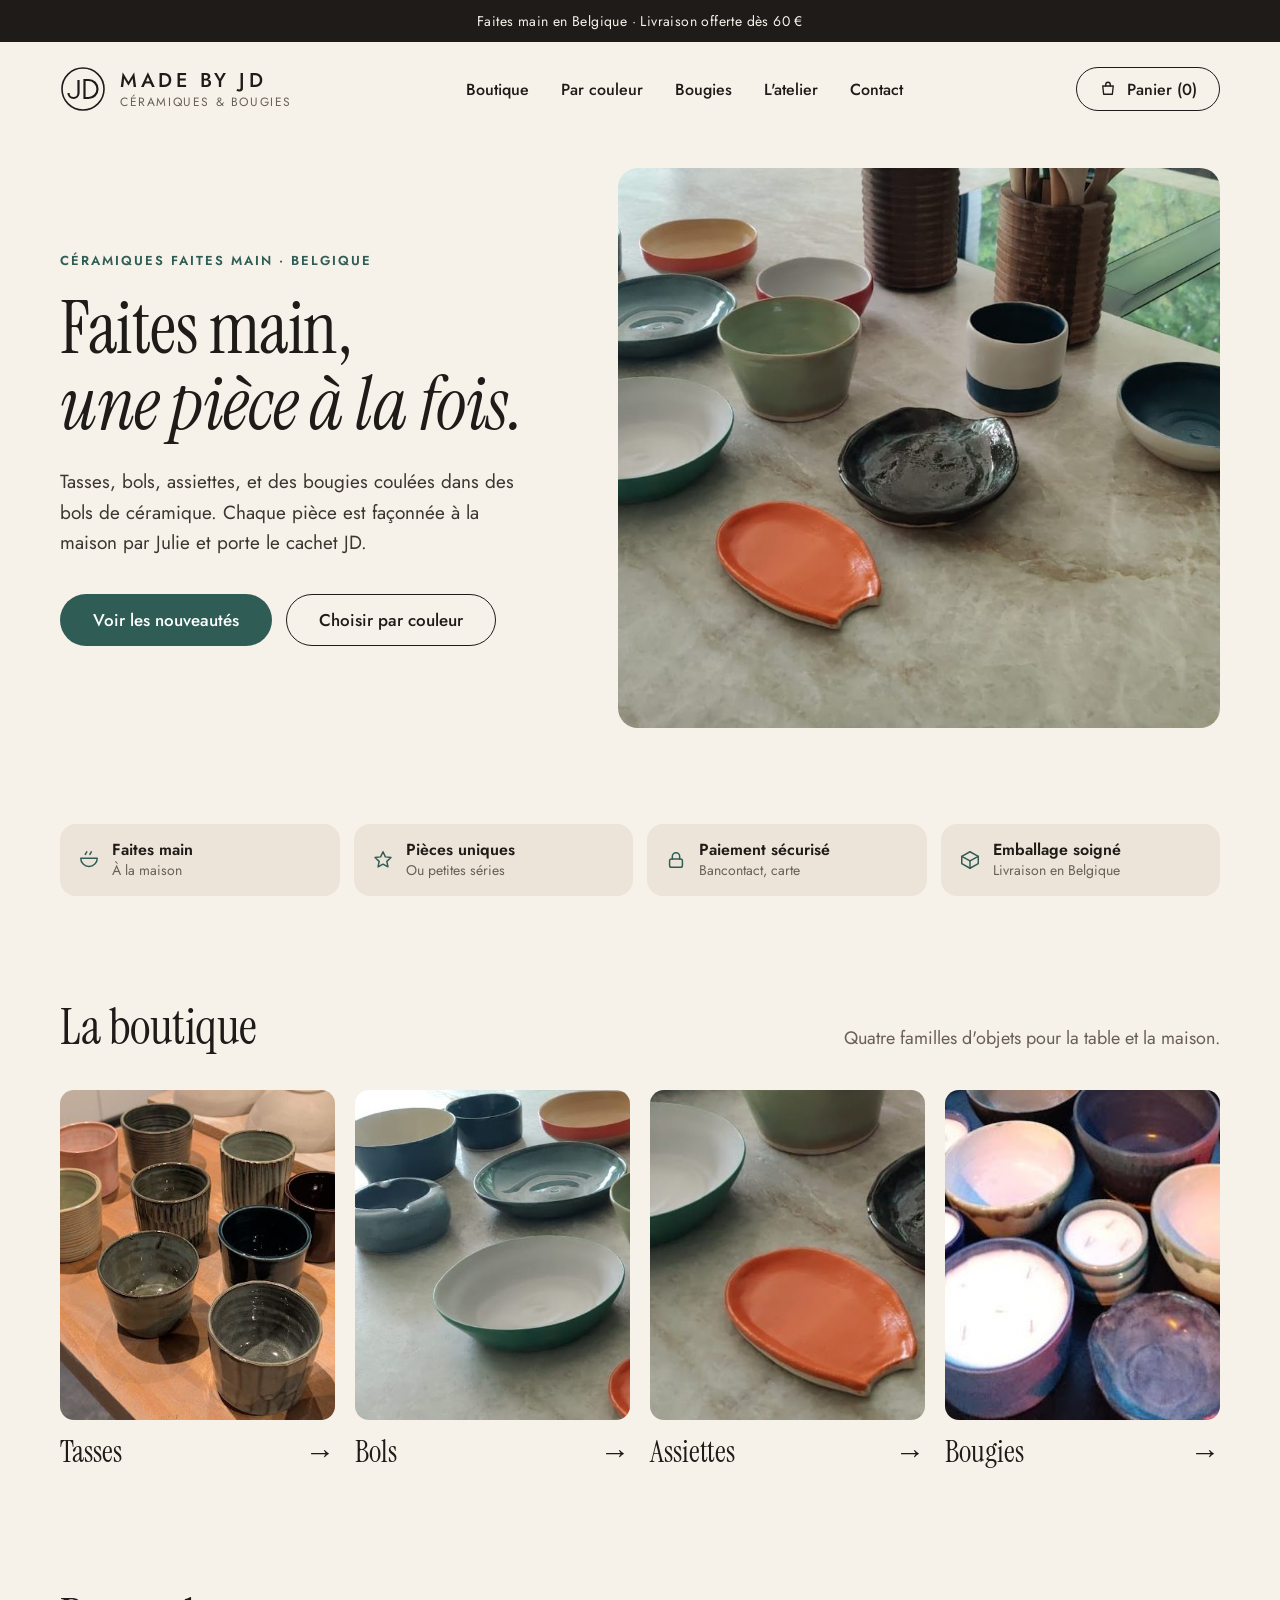
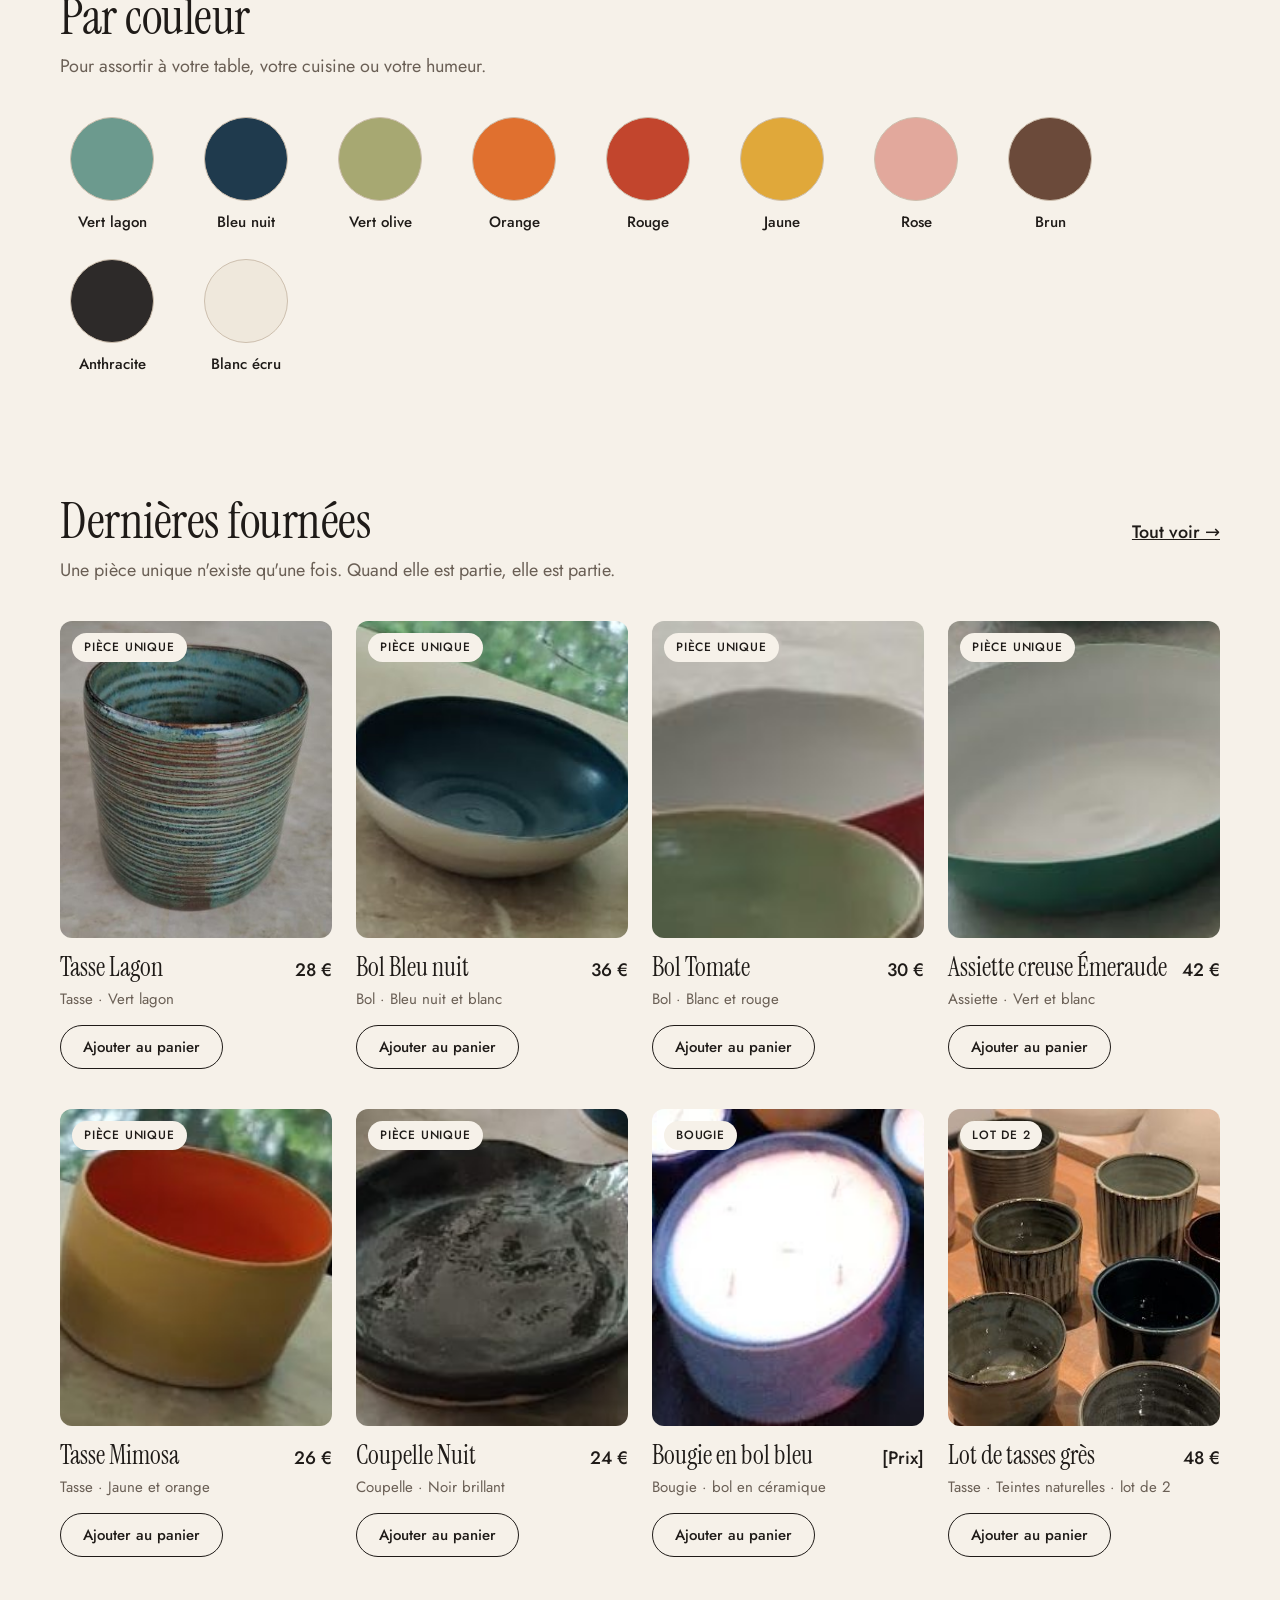
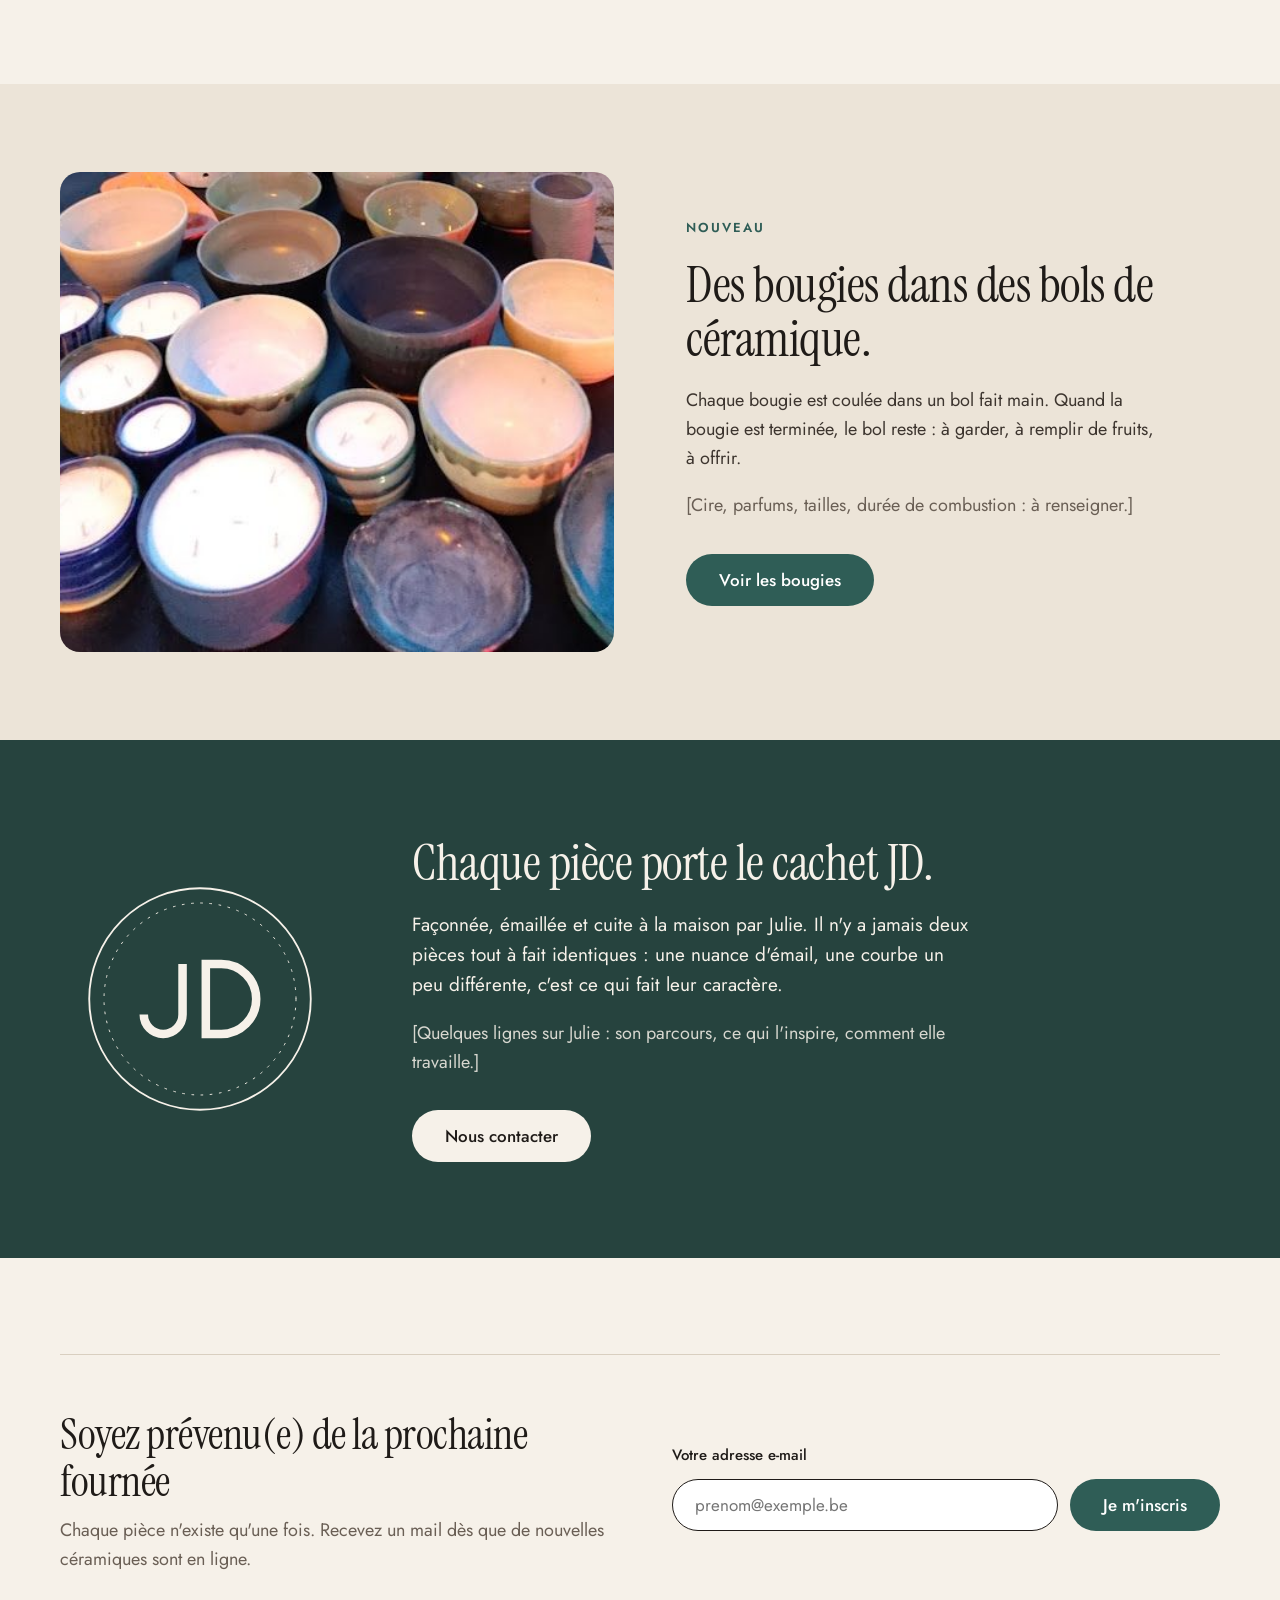
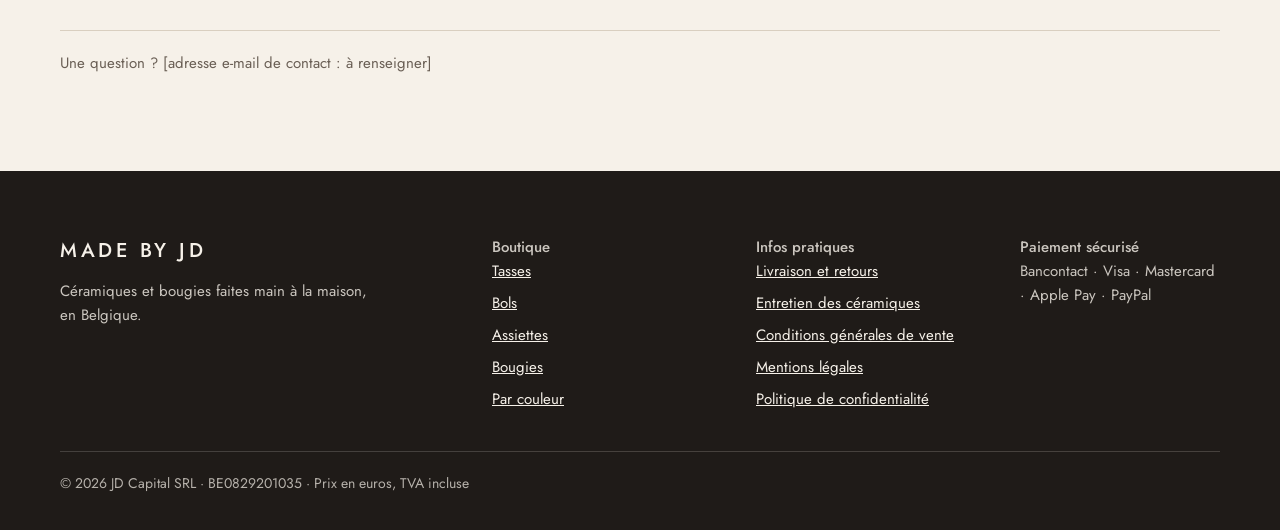
<file: index.html>
<!doctype html>
<html lang="fr">
<head>
<meta charset="utf-8">
<meta name="viewport" content="width=device-width, initial-scale=1">
<title>Made by JD – céramiques et bougies faites main</title>
<meta name="description" content="Tasses, bols, assiettes et bougies en céramique, faits main à la maison en Belgique. Pièces uniques ou petites séries.">
<meta property="og:title" content="Made by JD – céramiques et bougies faites main">
<meta property="og:description" content="Tasses, bols, assiettes et bougies en céramique, faits main à la maison en Belgique. Pièces uniques ou petites séries.">
<meta property="og:type" content="website">
<meta property="og:locale" content="fr_BE">
<meta name="theme-color" content="#F6F1E9">
<link rel="icon" href="favicon.svg" type="image/svg+xml">
<link rel="preconnect" href="https://fonts.googleapis.com">
<link rel="preconnect" href="https://fonts.gstatic.com" crossorigin>
<link href="https://fonts.googleapis.com/css2?family=Instrument+Serif:ital@0;1&amp;family=Jost:wght@400;500;600&amp;display=swap" rel="stylesheet">
<link rel="stylesheet" href="css/style.css">
</head>
<body>
<a class="skip" href="#contenu">Aller au contenu</a>
<div class="announce">Faites main en Belgique · Livraison offerte dès 60 €</div>
<div class="wrap">
<header class="site-header">
<a class="brand" href="index.html" aria-label="Made by JD, accueil">
<svg class="brand-mark" width="46" height="46" viewBox="0 0 46 46" aria-hidden="true"><circle cx="23" cy="23" r="21" fill="none" stroke="currentColor" stroke-width="1.6"/><g fill="none" stroke="currentColor" stroke-width="2.2"><path d="M18.5 14V27A5 5 0 0 1 8.5 27"/><path d="M24.5 14H28.5A9 9 0 0 1 28.5 32H24.5Z"/></g></svg>
<span class="brand-text"><span class="brand-name">Made by JD</span><span class="brand-tag">Céramiques &amp; bougies</span></span>
</a>
<nav class="main-nav" aria-label="Navigation principale">
<a href="boutique.html">Boutique</a>
<a href="boutique.html#couleurs">Par couleur</a>
<a href="boutique.html?cat=bougies">Bougies</a>
<a href="index.html#atelier">L'atelier</a>
<a href="index.html#contact">Contact</a>
</nav>
<button class="cart-btn" type="button"><svg width="18" height="18" viewBox="0 0 24 24" fill="none" stroke="currentColor" stroke-width="1.8" stroke-linecap="round" stroke-linejoin="round" aria-hidden="true"><path d="M5 8h14l-1.2 11H6.2z"/><path d="M9 8V6a3 3 0 0 1 6 0v2"/></svg> Panier (0)</button>
</header>
</div>

<main id="contenu">

<section class="wrap hero">
<div class="hero-text">
<p class="eyebrow">Céramiques faites main · Belgique</p>
<h1 class="h-display h1">Faites main,<br><em>une pièce à la fois.</em></h1>
<p class="lead">Tasses, bols, assiettes, et des bougies coulées dans des bols de céramique. Chaque pièce est façonnée à la maison par Julie et porte le cachet JD.</p>
<div class="hero-actions">
<a class="btn btn-primary" href="#nouveautes">Voir les nouveautés</a>
<a class="btn btn-outline" href="#couleurs">Choisir par couleur</a>
</div>
</div>
<div class="hero-media">
<img src="img/hero.jpg" alt="Bols, assiettes et tasses en céramique émaillée, posés sur un plan de travail">
</div>
</section>

<section class="wrap infos" aria-label="Nos engagements">
<div class="infos-grid">
<div class="info"><svg width="22" height="22" viewBox="0 0 24 24" fill="none" stroke="currentColor" stroke-width="1.6" stroke-linecap="round" stroke-linejoin="round" aria-hidden="true"><path d="M3 10h18c0 5-4 9-9 9s-9-4-9-9z"/><path d="M8 6c0-1.5 1.5-1.5 1.5-3M13 6c0-1.5 1.5-1.5 1.5-3"/></svg><div><b>Faites main</b><span>À la maison</span></div></div>
<div class="info"><svg width="22" height="22" viewBox="0 0 24 24" fill="none" stroke="currentColor" stroke-width="1.6" stroke-linecap="round" stroke-linejoin="round" aria-hidden="true"><path d="M12 3l2.6 5.6 6.1.7-4.5 4.2 1.2 6L12 16.5 6.6 19.5l1.2-6L3.3 9.3l6.1-.7z"/></svg><div><b>Pièces uniques</b><span>Ou petites séries</span></div></div>
<div class="info"><svg width="22" height="22" viewBox="0 0 24 24" fill="none" stroke="currentColor" stroke-width="1.6" stroke-linecap="round" stroke-linejoin="round" aria-hidden="true"><rect x="5" y="11" width="14" height="9" rx="2"/><path d="M8 11V8a4 4 0 0 1 8 0v3"/></svg><div><b>Paiement sécurisé</b><span>Bancontact, carte</span></div></div>
<div class="info"><svg width="22" height="22" viewBox="0 0 24 24" fill="none" stroke="currentColor" stroke-width="1.6" stroke-linecap="round" stroke-linejoin="round" aria-hidden="true"><path d="M3 8l9-5 9 5v8l-9 5-9-5z"/><path d="M3 8l9 5 9-5"/><path d="M12 13v8"/></svg><div><b>Emballage soigné</b><span>Livraison en Belgique</span></div></div>
</div>
</section>

<section class="wrap section" id="categories">
<div class="section-head">
<h2 class="h-display h2">La boutique</h2>
<p>Quatre familles d'objets pour la table et la maison.</p>
</div>
<div class="cats">
<a class="cat" href="boutique.html?cat=tasses"><img src="img/cat-tasses.jpg" alt="Tasses en grès aux émaux variés sur une table en bois" loading="lazy"><span class="cat-label">Tasses<span aria-hidden="true">→</span></span></a>
<a class="cat" href="boutique.html?cat=bols"><img src="img/cat-bols.jpg" alt="Bols et coupelles émaillés en bleu, vert et orange" loading="lazy"><span class="cat-label">Bols<span aria-hidden="true">→</span></span></a>
<a class="cat" href="boutique.html?cat=assiettes"><img src="img/cat-assiettes.jpg" alt="Assiettes creuses et coupelles émaillées" loading="lazy"><span class="cat-label">Assiettes<span aria-hidden="true">→</span></span></a>
<a class="cat" href="boutique.html?cat=bougies"><img src="img/cat-bougies.jpg" alt="Bougies coulées dans des bols en céramique" loading="lazy"><span class="cat-label">Bougies<span aria-hidden="true">→</span></span></a>
</div>
</section>

<section class="wrap section" id="couleurs">
<h2 class="h-display h2">Par couleur</h2>
<p class="muted" style="margin:8px 0 36px">Pour assortir à votre table, votre cuisine ou votre humeur.</p>
<div class="swatches">
<a class="swatch" href="boutique.html?couleur=vert-lagon"><span class="dot" style="--c:#6C9A8E"></span><span class="name">Vert lagon</span></a>
<a class="swatch" href="boutique.html?couleur=bleu-nuit"><span class="dot" style="--c:#1F3A4D"></span><span class="name">Bleu nuit</span></a>
<a class="swatch" href="boutique.html?couleur=vert-olive"><span class="dot" style="--c:#A7A872"></span><span class="name">Vert olive</span></a>
<a class="swatch" href="boutique.html?couleur=orange"><span class="dot" style="--c:#E0702F"></span><span class="name">Orange</span></a>
<a class="swatch" href="boutique.html?couleur=rouge"><span class="dot" style="--c:#C2452D"></span><span class="name">Rouge</span></a>
<a class="swatch" href="boutique.html?couleur=jaune"><span class="dot" style="--c:#E0A83A"></span><span class="name">Jaune</span></a>
<a class="swatch" href="boutique.html?couleur=rose"><span class="dot" style="--c:#E2A89C"></span><span class="name">Rose</span></a>
<a class="swatch" href="boutique.html?couleur=brun"><span class="dot" style="--c:#6B4A3A"></span><span class="name">Brun</span></a>
<a class="swatch" href="boutique.html?couleur=anthracite"><span class="dot" style="--c:#2D2A29"></span><span class="name">Anthracite</span></a>
<a class="swatch" href="boutique.html?couleur=blanc-ecru"><span class="dot" style="--c:#EFE8DC"></span><span class="name">Blanc écru</span></a>
</div>
</section>

<section class="wrap section" id="nouveautes">
<div class="section-head">
<div>
<h2 class="h-display h2">Dernières fournées</h2>
<p>Une pièce unique n'existe qu'une fois. Quand elle est partie, elle est partie.</p>
</div>
<a class="link-all" href="boutique.html">Tout voir →</a>
</div>
<div class="grid">
<article class="card">
<a class="card-media" href="produit.html"><img src="img/p-tasse-lagon.jpg" alt="Tasse en céramique vert et bleu, striée" loading="lazy"><span class="badge">Pièce unique</span></a>
<div class="card-row"><a class="card-title" href="produit.html">Tasse Lagon</a><span class="price">28 €</span></div>
<p class="card-meta">Tasse · Vert lagon</p>
<button class="btn btn-outline btn-sm" type="button">Ajouter au panier</button>
</article>
<article class="card">
<a class="card-media" href="produit.html"><img src="img/p-bol-bleu.jpg" alt="Bol bleu foncé à l'extérieur blanc" loading="lazy"><span class="badge">Pièce unique</span></a>
<div class="card-row"><a class="card-title" href="produit.html">Bol Bleu nuit</a><span class="price">36 €</span></div>
<p class="card-meta">Bol · Bleu nuit et blanc</p>
<button class="btn btn-outline btn-sm" type="button">Ajouter au panier</button>
</article>
<article class="card">
<a class="card-media" href="produit.html"><img src="img/p-bol-tomate.jpg" alt="Bol blanc à bord rouge" loading="lazy"><span class="badge">Pièce unique</span></a>
<div class="card-row"><a class="card-title" href="produit.html">Bol Tomate</a><span class="price">30 €</span></div>
<p class="card-meta">Bol · Blanc et rouge</p>
<button class="btn btn-outline btn-sm" type="button">Ajouter au panier</button>
</article>
<article class="card">
<a class="card-media" href="produit.html"><img src="img/p-assiette-emeraude.jpg" alt="Assiette creuse blanche à l'extérieur vert émeraude" loading="lazy"><span class="badge">Pièce unique</span></a>
<div class="card-row"><a class="card-title" href="produit.html">Assiette creuse Émeraude</a><span class="price">42 €</span></div>
<p class="card-meta">Assiette · Vert et blanc</p>
<button class="btn btn-outline btn-sm" type="button">Ajouter au panier</button>
</article>
<article class="card">
<a class="card-media" href="produit.html"><img src="img/p-tasse-mimosa.jpg" alt="Tasse jaune à l'intérieur orange" loading="lazy"><span class="badge">Pièce unique</span></a>
<div class="card-row"><a class="card-title" href="produit.html">Tasse Mimosa</a><span class="price">26 €</span></div>
<p class="card-meta">Tasse · Jaune et orange</p>
<button class="btn btn-outline btn-sm" type="button">Ajouter au panier</button>
</article>
<article class="card">
<a class="card-media" href="produit.html"><img src="img/p-coupelle-noire.jpg" alt="Coupelle noire à l'émail brillant" loading="lazy"><span class="badge">Pièce unique</span></a>
<div class="card-row"><a class="card-title" href="produit.html">Coupelle Nuit</a><span class="price">24 €</span></div>
<p class="card-meta">Coupelle · Noir brillant</p>
<button class="btn btn-outline btn-sm" type="button">Ajouter au panier</button>
</article>
<article class="card">
<a class="card-media" href="produit.html"><img src="img/p-bougie.jpg" alt="Bougie coulée dans un bol en céramique bleu" loading="lazy"><span class="badge">Bougie</span></a>
<div class="card-row"><a class="card-title" href="produit.html">Bougie en bol bleu</a><span class="price">[Prix]</span></div>
<p class="card-meta">Bougie · bol en céramique</p>
<button class="btn btn-outline btn-sm" type="button">Ajouter au panier</button>
</article>
<article class="card">
<a class="card-media" href="produit.html"><img src="img/p-lot-tasses.jpg" alt="Tasses en grès aux émaux naturels" loading="lazy"><span class="badge">Lot de 2</span></a>
<div class="card-row"><a class="card-title" href="produit.html">Lot de tasses grès</a><span class="price">48 €</span></div>
<p class="card-meta">Tasse · Teintes naturelles · lot de 2</p>
<button class="btn btn-outline btn-sm" type="button">Ajouter au panier</button>
</article>
</div>
</section>

<section class="band-candles" id="bougies">
<div class="wrap split">
<div class="split-media">
<img src="img/bougies.jpg" alt="Bougies coulées dans des bols en céramique de différentes tailles et couleurs" loading="lazy">
</div>
<div class="split-text">
<p class="eyebrow">Nouveau</p>
<h2 class="h-display h2">Des bougies dans des bols de céramique.</h2>
<p style="font-size:18px;color:var(--ink-soft)">Chaque bougie est coulée dans un bol fait main. Quand la bougie est terminée, le bol reste : à garder, à remplir de fruits, à offrir.</p>
<p class="note">[Cire, parfums, tailles, durée de combustion : à renseigner.]</p>
<a class="btn btn-primary" href="boutique.html?cat=bougies">Voir les bougies</a>
</div>
</div>
</section>

<section class="band-atelier" id="atelier">
<div class="wrap split">
<div class="stamp">
<svg viewBox="0 0 260 260" role="img" aria-label="Le cachet JD"><circle cx="130" cy="130" r="120" fill="none" stroke="currentColor" stroke-width="2"/><circle cx="130" cy="130" r="104" fill="none" stroke="currentColor" stroke-width="1" stroke-dasharray="2 8" stroke-linecap="round"/><g transform="translate(130 130) scale(4.2) translate(-23 -23)" fill="none" stroke="currentColor" stroke-width="2.2"><path d="M18.5 14V27A5 5 0 0 1 8.5 27"/><path d="M24.5 14H28.5A9 9 0 0 1 28.5 32H24.5Z"/></g></svg>
</div>
<div class="split-text">
<h2 class="h-display h2">Chaque pièce porte le cachet JD.</h2>
<p class="lead" style="margin-bottom:16px">Façonnée, émaillée et cuite à la maison par Julie. Il n'y a jamais deux pièces tout à fait identiques : une nuance d'émail, une courbe un peu différente, c'est ce qui fait leur caractère.</p>
<p class="note">[Quelques lignes sur Julie : son parcours, ce qui l'inspire, comment elle travaille.]</p>
<a class="btn btn-light" href="#contact">Nous contacter</a>
</div>
</div>
</section>

<section class="wrap section" id="contact" style="padding-bottom:0">
<div class="newsletter">
<div class="newsletter-text">
<h2 class="h-display h3">Soyez prévenu(e) de la prochaine fournée</h2>
<p>Chaque pièce n'existe qu'une fois. Recevez un mail dès que de nouvelles céramiques sont en ligne.</p>
</div>
<form data-demo action="#" method="post">
<label for="email-news">Votre adresse e-mail</label>
<input id="email-news" name="email" type="email" placeholder="prenom@exemple.be" autocomplete="email" required>
<button class="btn btn-primary" type="submit">Je m'inscris</button>
<p class="form-msg" role="status" aria-live="polite"></p>
</form>
</div>
<p class="muted" style="margin:20px 0 0;font-size:15px">Une question ? [adresse e-mail de contact : à renseigner]</p>
</section>

</main>
<footer class="site-footer">
<div class="wrap">
<div class="footer-cols">
<div>
<div class="footer-brand">Made by JD</div>
<p>Céramiques et bougies faites main à la maison, en Belgique.</p>
</div>
<div>
<p class="footer-title">Boutique</p>
<div class="footer-links">
<a href="boutique.html?cat=tasses">Tasses</a>
<a href="boutique.html?cat=bols">Bols</a>
<a href="boutique.html?cat=assiettes">Assiettes</a>
<a href="boutique.html?cat=bougies">Bougies</a>
<a href="boutique.html#couleurs">Par couleur</a>
</div>
</div>
<div>
<p class="footer-title">Infos pratiques</p>
<div class="footer-links">
<a href="infos.html#livraison">Livraison et retours</a>
<a href="infos.html#entretien">Entretien des céramiques</a>
<a href="infos.html#cgv">Conditions générales de vente</a>
<a href="infos.html#mentions">Mentions légales</a>
<a href="infos.html#confidentialite">Politique de confidentialité</a>
</div>
</div>
<div>
<p class="footer-title">Paiement sécurisé</p>
<p>Bancontact · Visa · Mastercard · Apple Pay · PayPal</p>
</div>
</div>
<div class="footer-legal">© 2026 JD Capital SRL · BE0829201035 · Prix en euros, TVA incluse</div>
</div>
</footer>
<script src="js/site.js" defer></script>
</body>
</html>
</file>
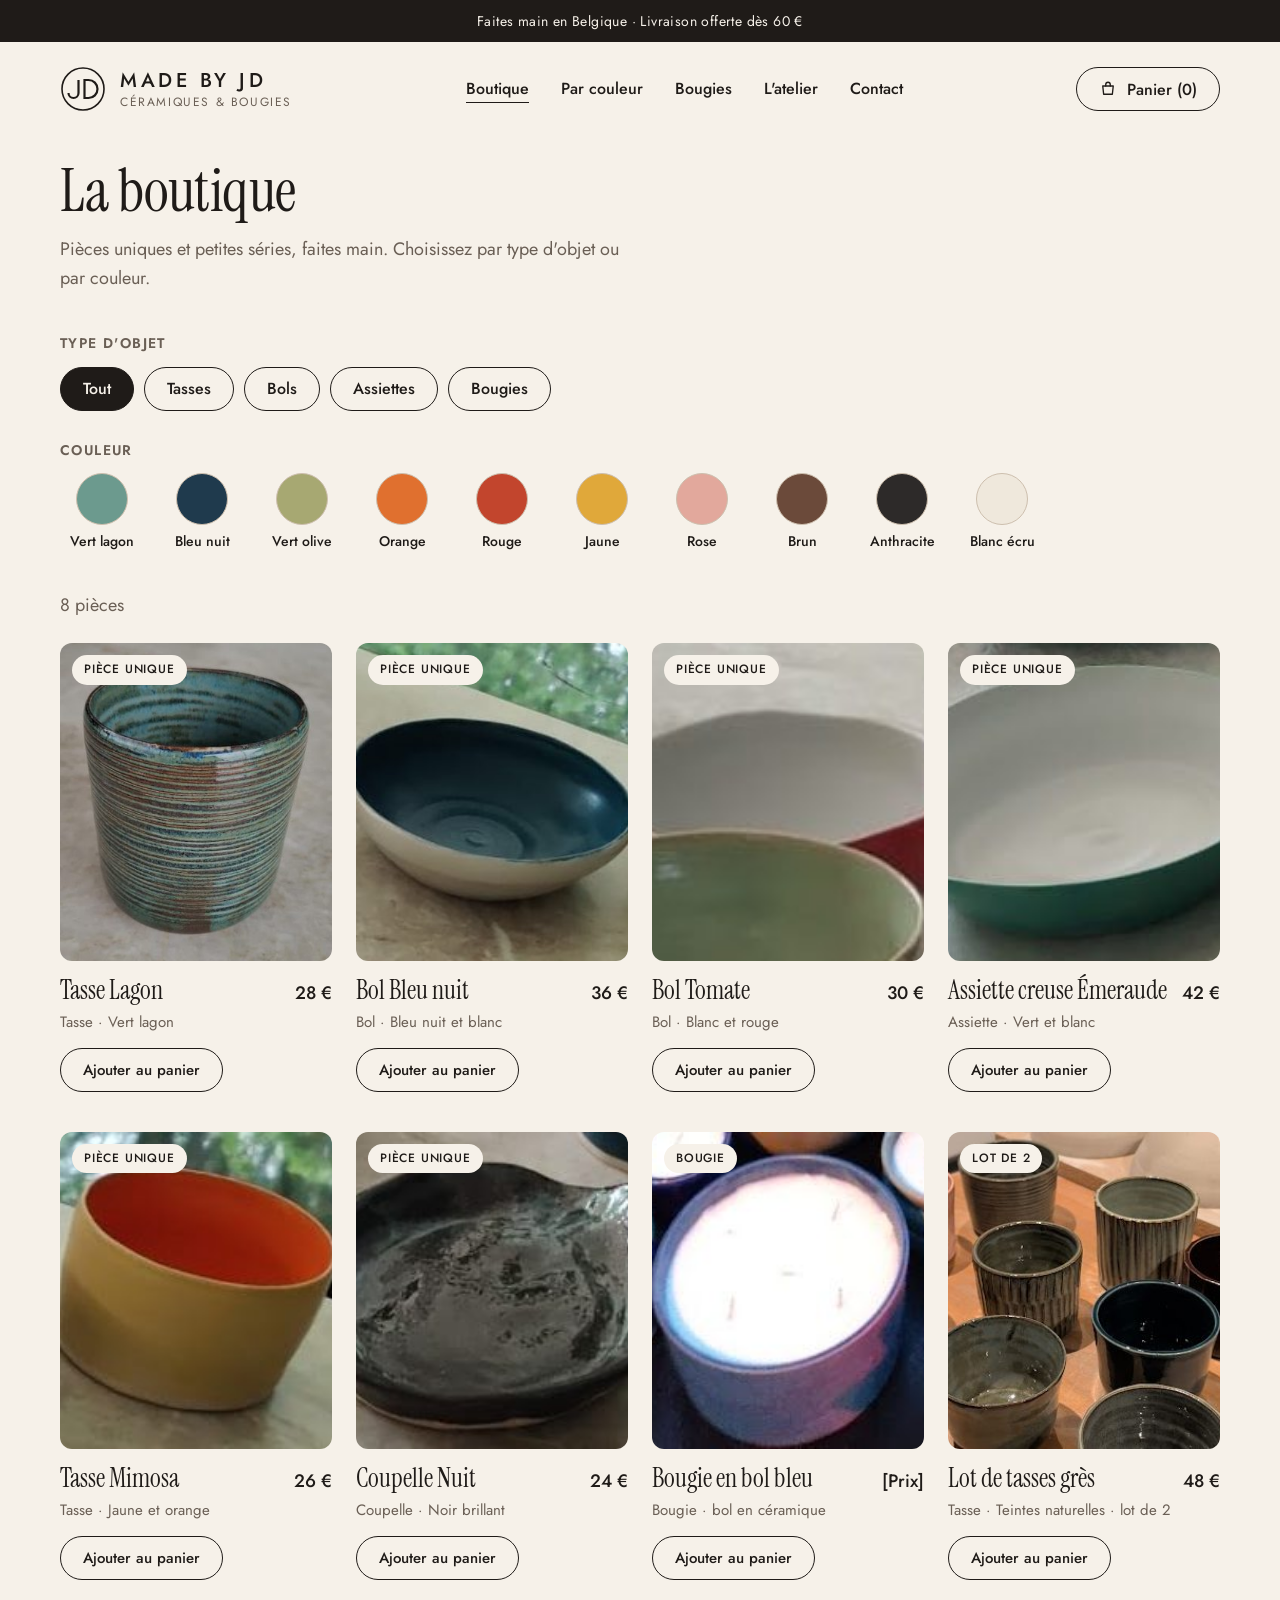
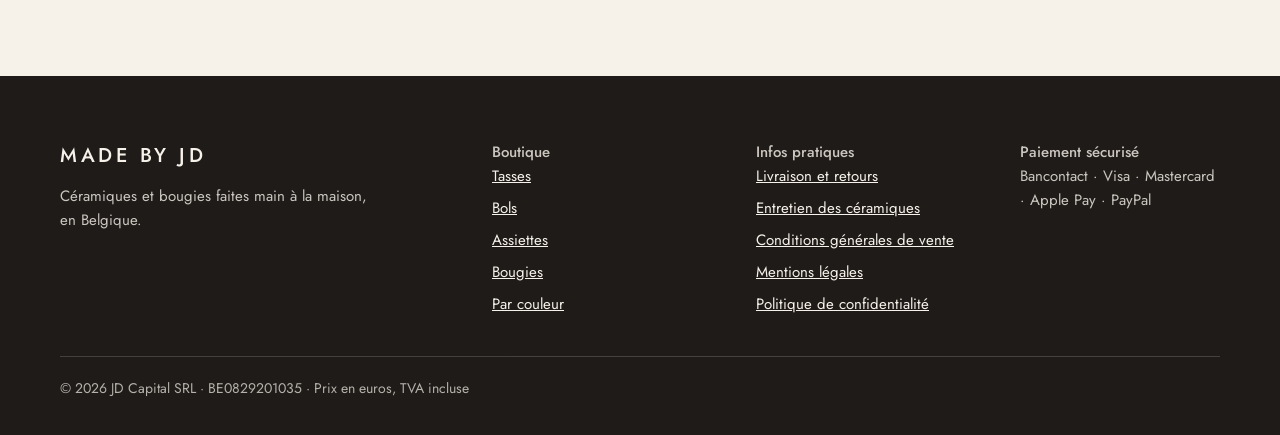
<file: boutique.html>
<!doctype html>
<html lang="fr">
<head>
<meta charset="utf-8">
<meta name="viewport" content="width=device-width, initial-scale=1">
<title>La boutique – Made by JD</title>
<meta name="description" content="Toutes les céramiques et bougies faites main : tasses, bols, assiettes. Filtrez par type d'objet ou par couleur.">
<meta property="og:title" content="La boutique – Made by JD">
<meta property="og:description" content="Toutes les céramiques et bougies faites main : tasses, bols, assiettes. Filtrez par type d'objet ou par couleur.">
<meta property="og:type" content="website">
<meta property="og:locale" content="fr_BE">
<meta name="theme-color" content="#F6F1E9">
<link rel="icon" href="favicon.svg" type="image/svg+xml">
<link rel="preconnect" href="https://fonts.googleapis.com">
<link rel="preconnect" href="https://fonts.gstatic.com" crossorigin>
<link href="https://fonts.googleapis.com/css2?family=Instrument+Serif:ital@0;1&amp;family=Jost:wght@400;500;600&amp;display=swap" rel="stylesheet">
<link rel="stylesheet" href="css/style.css">
</head>
<body>
<a class="skip" href="#contenu">Aller au contenu</a>
<div class="announce">Faites main en Belgique · Livraison offerte dès 60 €</div>
<div class="wrap">
<header class="site-header">
<a class="brand" href="index.html" aria-label="Made by JD, accueil">
<svg class="brand-mark" width="46" height="46" viewBox="0 0 46 46" aria-hidden="true"><circle cx="23" cy="23" r="21" fill="none" stroke="currentColor" stroke-width="1.6"/><g fill="none" stroke="currentColor" stroke-width="2.2"><path d="M18.5 14V27A5 5 0 0 1 8.5 27"/><path d="M24.5 14H28.5A9 9 0 0 1 28.5 32H24.5Z"/></g></svg>
<span class="brand-text"><span class="brand-name">Made by JD</span><span class="brand-tag">Céramiques &amp; bougies</span></span>
</a>
<nav class="main-nav" aria-label="Navigation principale">
<a href="boutique.html" aria-current="page">Boutique</a>
<a href="boutique.html#couleurs">Par couleur</a>
<a href="boutique.html?cat=bougies">Bougies</a>
<a href="index.html#atelier">L'atelier</a>
<a href="index.html#contact">Contact</a>
</nav>
<button class="cart-btn" type="button"><svg width="18" height="18" viewBox="0 0 24 24" fill="none" stroke="currentColor" stroke-width="1.8" stroke-linecap="round" stroke-linejoin="round" aria-hidden="true"><path d="M5 8h14l-1.2 11H6.2z"/><path d="M9 8V6a3 3 0 0 1 6 0v2"/></svg> Panier (0)</button>
</header>
</div>

<main id="contenu">
<div class="wrap">
<div class="page-head">
<h1 class="h-display h1" style="font-size:clamp(42px,6vw,60px)">La boutique</h1>
<p>Pièces uniques et petites séries, faites main. Choisissez par type d'objet ou par couleur.</p>
</div>

<section class="filters" aria-label="Filtres">
<div>
<p class="filter-label" id="lbl-cat">Type d'objet</p>
<div class="filter-row" role="group" aria-labelledby="lbl-cat">
<button class="pill" type="button" data-filter-cat="tout" aria-pressed="true">Tout</button>
<button class="pill" type="button" data-filter-cat="tasses" aria-pressed="false">Tasses</button>
<button class="pill" type="button" data-filter-cat="bols" aria-pressed="false">Bols</button>
<button class="pill" type="button" data-filter-cat="assiettes" aria-pressed="false">Assiettes</button>
<button class="pill" type="button" data-filter-cat="bougies" aria-pressed="false">Bougies</button>
</div>
</div>
<div id="couleurs">
<p class="filter-label" id="lbl-col">Couleur</p>
<div class="swatches" role="group" aria-labelledby="lbl-col">
<button class="swatch" type="button" data-filter-couleur="vert-lagon" aria-pressed="false"><span class="dot" style="--c:#6C9A8E"></span><span class="name">Vert lagon</span></button>
<button class="swatch" type="button" data-filter-couleur="bleu-nuit" aria-pressed="false"><span class="dot" style="--c:#1F3A4D"></span><span class="name">Bleu nuit</span></button>
<button class="swatch" type="button" data-filter-couleur="vert-olive" aria-pressed="false"><span class="dot" style="--c:#A7A872"></span><span class="name">Vert olive</span></button>
<button class="swatch" type="button" data-filter-couleur="orange" aria-pressed="false"><span class="dot" style="--c:#E0702F"></span><span class="name">Orange</span></button>
<button class="swatch" type="button" data-filter-couleur="rouge" aria-pressed="false"><span class="dot" style="--c:#C2452D"></span><span class="name">Rouge</span></button>
<button class="swatch" type="button" data-filter-couleur="jaune" aria-pressed="false"><span class="dot" style="--c:#E0A83A"></span><span class="name">Jaune</span></button>
<button class="swatch" type="button" data-filter-couleur="rose" aria-pressed="false"><span class="dot" style="--c:#E2A89C"></span><span class="name">Rose</span></button>
<button class="swatch" type="button" data-filter-couleur="brun" aria-pressed="false"><span class="dot" style="--c:#6B4A3A"></span><span class="name">Brun</span></button>
<button class="swatch" type="button" data-filter-couleur="anthracite" aria-pressed="false"><span class="dot" style="--c:#2D2A29"></span><span class="name">Anthracite</span></button>
<button class="swatch" type="button" data-filter-couleur="blanc-ecru" aria-pressed="false"><span class="dot" style="--c:#EFE8DC"></span><span class="name">Blanc écru</span></button>
</div>
</div>
</section>

<div class="results">
<p id="count" role="status" aria-live="polite">8 pièces</p>
<button class="link-reset" type="button" id="reset" hidden>Effacer les filtres</button>
</div>

<div class="grid" id="produits">
<article class="card" data-cat="tasses" data-couleur="vert-lagon">
<a class="card-media" href="produit.html"><img src="img/p-tasse-lagon.jpg" alt="Tasse en céramique vert et bleu, striée" loading="lazy"><span class="badge">Pièce unique</span></a>
<div class="card-row"><a class="card-title" href="produit.html">Tasse Lagon</a><span class="price">28 €</span></div>
<p class="card-meta">Tasse · Vert lagon</p>
<button class="btn btn-outline btn-sm" type="button">Ajouter au panier</button>
</article>
<article class="card" data-cat="bols" data-couleur="bleu-nuit">
<a class="card-media" href="produit.html"><img src="img/p-bol-bleu.jpg" alt="Bol bleu foncé à l'extérieur blanc" loading="lazy"><span class="badge">Pièce unique</span></a>
<div class="card-row"><a class="card-title" href="produit.html">Bol Bleu nuit</a><span class="price">36 €</span></div>
<p class="card-meta">Bol · Bleu nuit et blanc</p>
<button class="btn btn-outline btn-sm" type="button">Ajouter au panier</button>
</article>
<article class="card" data-cat="bols" data-couleur="rouge">
<a class="card-media" href="produit.html"><img src="img/p-bol-tomate.jpg" alt="Bol blanc à bord rouge" loading="lazy"><span class="badge">Pièce unique</span></a>
<div class="card-row"><a class="card-title" href="produit.html">Bol Tomate</a><span class="price">30 €</span></div>
<p class="card-meta">Bol · Blanc et rouge</p>
<button class="btn btn-outline btn-sm" type="button">Ajouter au panier</button>
</article>
<article class="card" data-cat="assiettes" data-couleur="vert-lagon">
<a class="card-media" href="produit.html"><img src="img/p-assiette-emeraude.jpg" alt="Assiette creuse blanche à l'extérieur vert émeraude" loading="lazy"><span class="badge">Pièce unique</span></a>
<div class="card-row"><a class="card-title" href="produit.html">Assiette creuse Émeraude</a><span class="price">42 €</span></div>
<p class="card-meta">Assiette · Vert et blanc</p>
<button class="btn btn-outline btn-sm" type="button">Ajouter au panier</button>
</article>
<article class="card" data-cat="tasses" data-couleur="jaune">
<a class="card-media" href="produit.html"><img src="img/p-tasse-mimosa.jpg" alt="Tasse jaune à l'intérieur orange" loading="lazy"><span class="badge">Pièce unique</span></a>
<div class="card-row"><a class="card-title" href="produit.html">Tasse Mimosa</a><span class="price">26 €</span></div>
<p class="card-meta">Tasse · Jaune et orange</p>
<button class="btn btn-outline btn-sm" type="button">Ajouter au panier</button>
</article>
<article class="card" data-cat="bols" data-couleur="anthracite">
<a class="card-media" href="produit.html"><img src="img/p-coupelle-noire.jpg" alt="Coupelle noire à l'émail brillant" loading="lazy"><span class="badge">Pièce unique</span></a>
<div class="card-row"><a class="card-title" href="produit.html">Coupelle Nuit</a><span class="price">24 €</span></div>
<p class="card-meta">Coupelle · Noir brillant</p>
<button class="btn btn-outline btn-sm" type="button">Ajouter au panier</button>
</article>
<article class="card" data-cat="bougies" data-couleur="bleu-nuit">
<a class="card-media" href="produit.html"><img src="img/p-bougie.jpg" alt="Bougie coulée dans un bol en céramique bleu" loading="lazy"><span class="badge">Bougie</span></a>
<div class="card-row"><a class="card-title" href="produit.html">Bougie en bol bleu</a><span class="price">[Prix]</span></div>
<p class="card-meta">Bougie · bol en céramique</p>
<button class="btn btn-outline btn-sm" type="button">Ajouter au panier</button>
</article>
<article class="card" data-cat="tasses" data-couleur="brun">
<a class="card-media" href="produit.html"><img src="img/p-lot-tasses.jpg" alt="Tasses en grès aux émaux naturels" loading="lazy"><span class="badge">Lot de 2</span></a>
<div class="card-row"><a class="card-title" href="produit.html">Lot de tasses grès</a><span class="price">48 €</span></div>
<p class="card-meta">Tasse · Teintes naturelles · lot de 2</p>
<button class="btn btn-outline btn-sm" type="button">Ajouter au panier</button>
</article>
</div>
<p class="empty" id="vide" hidden>Aucune pièce ne correspond à ce choix pour le moment. Les pièces uniques partent vite : inscrivez-vous à la newsletter pour la prochaine fournée.</p>
</div>
</main>
<footer class="site-footer">
<div class="wrap">
<div class="footer-cols">
<div>
<div class="footer-brand">Made by JD</div>
<p>Céramiques et bougies faites main à la maison, en Belgique.</p>
</div>
<div>
<p class="footer-title">Boutique</p>
<div class="footer-links">
<a href="boutique.html?cat=tasses">Tasses</a>
<a href="boutique.html?cat=bols">Bols</a>
<a href="boutique.html?cat=assiettes">Assiettes</a>
<a href="boutique.html?cat=bougies">Bougies</a>
<a href="boutique.html#couleurs">Par couleur</a>
</div>
</div>
<div>
<p class="footer-title">Infos pratiques</p>
<div class="footer-links">
<a href="infos.html#livraison">Livraison et retours</a>
<a href="infos.html#entretien">Entretien des céramiques</a>
<a href="infos.html#cgv">Conditions générales de vente</a>
<a href="infos.html#mentions">Mentions légales</a>
<a href="infos.html#confidentialite">Politique de confidentialité</a>
</div>
</div>
<div>
<p class="footer-title">Paiement sécurisé</p>
<p>Bancontact · Visa · Mastercard · Apple Pay · PayPal</p>
</div>
</div>
<div class="footer-legal">© 2026 JD Capital SRL · BE0829201035 · Prix en euros, TVA incluse</div>
</div>
</footer>
<script src="js/site.js" defer></script>
<script src="js/boutique.js" defer></script>
</body>
</html>
</file>
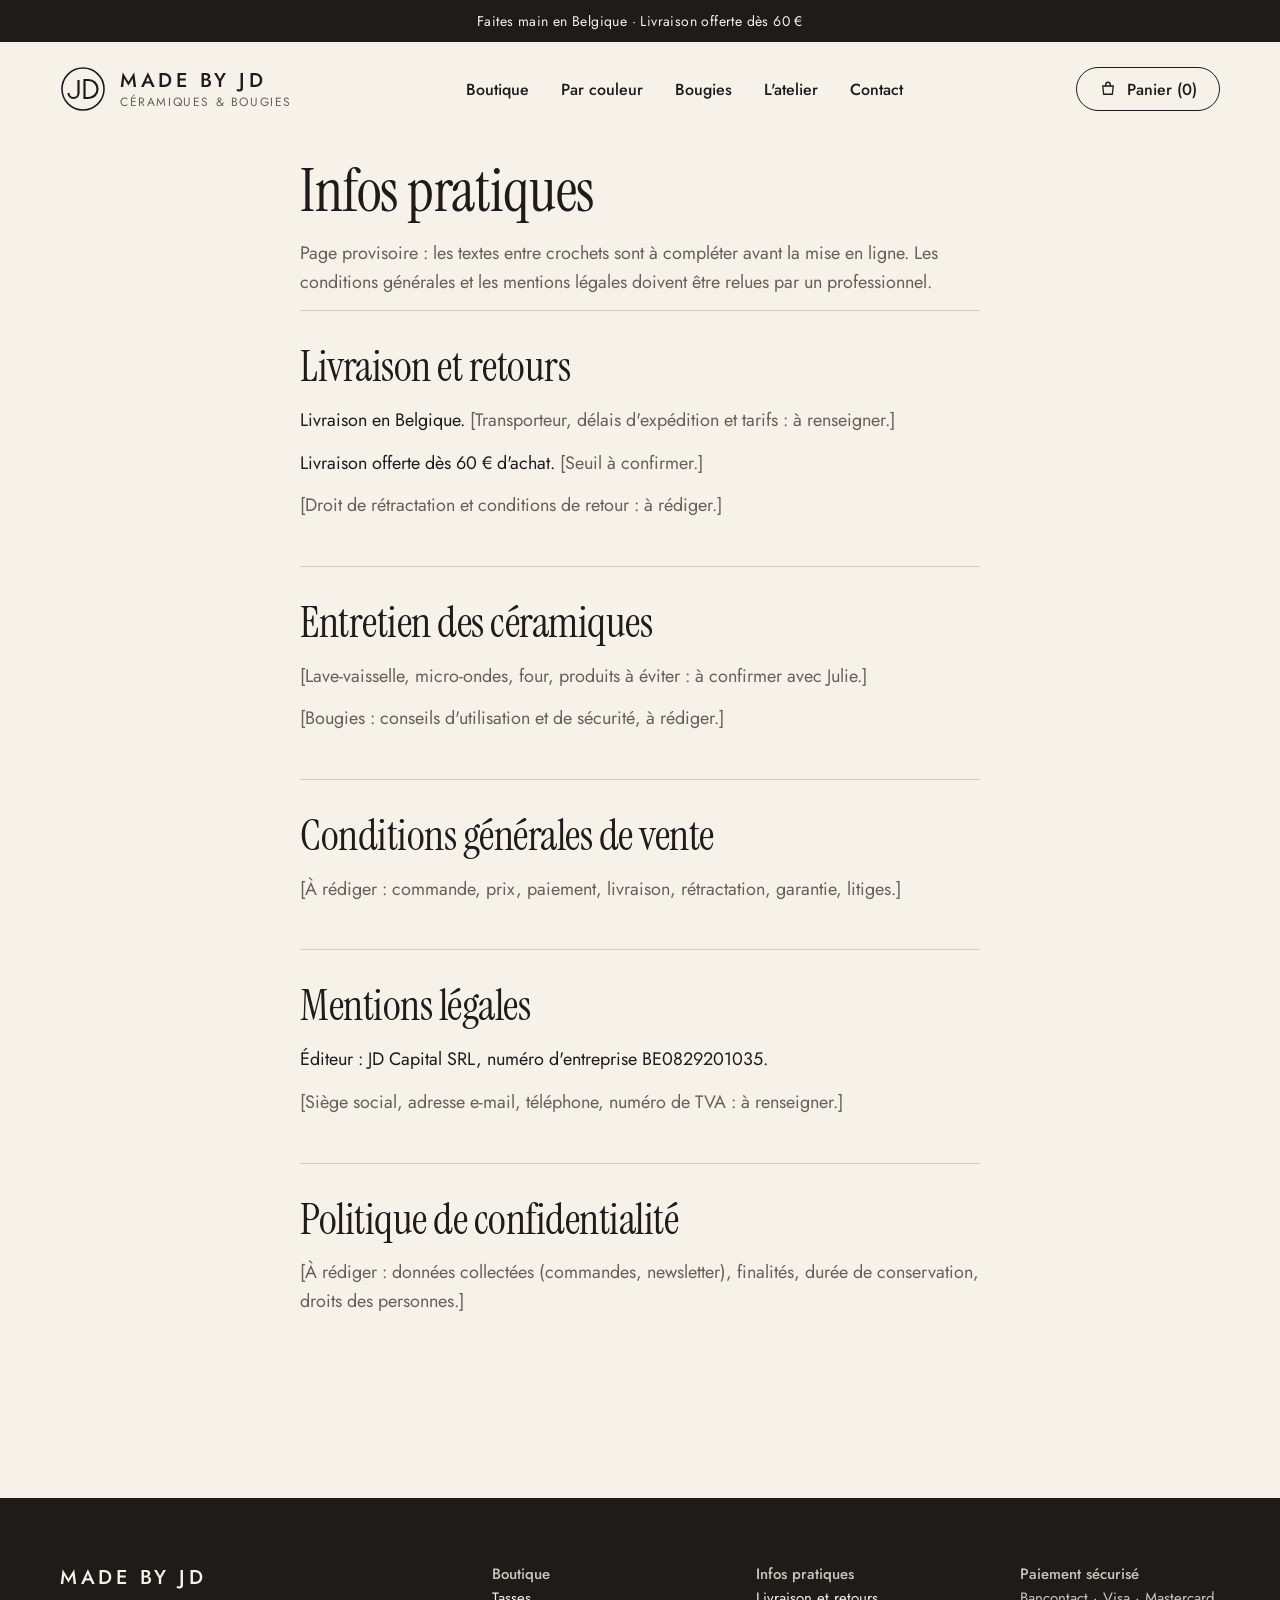
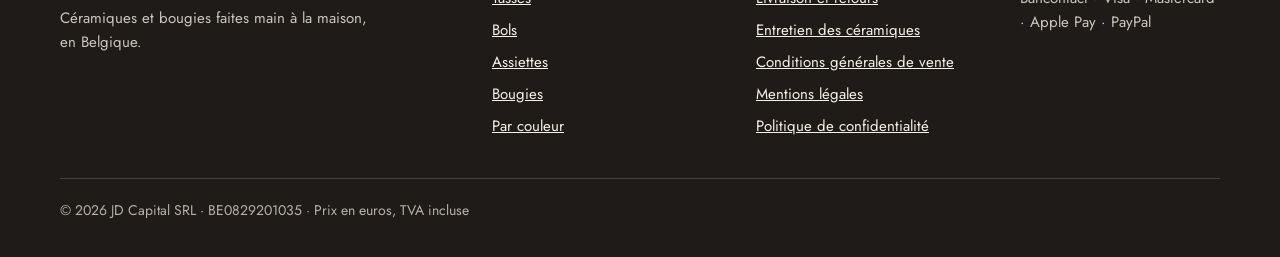
<file: infos.html>
<!doctype html>
<html lang="fr">
<head>
<meta charset="utf-8">
<meta name="viewport" content="width=device-width, initial-scale=1">
<title>Infos pratiques – Made by JD</title>
<meta name="description" content="Livraison, retours, entretien des céramiques, conditions générales de vente et mentions légales.">
<meta property="og:title" content="Infos pratiques – Made by JD">
<meta property="og:description" content="Livraison, retours, entretien des céramiques, conditions générales de vente et mentions légales.">
<meta property="og:type" content="website">
<meta property="og:locale" content="fr_BE">
<meta name="theme-color" content="#F6F1E9">
<link rel="icon" href="favicon.svg" type="image/svg+xml">
<link rel="preconnect" href="https://fonts.googleapis.com">
<link rel="preconnect" href="https://fonts.gstatic.com" crossorigin>
<link href="https://fonts.googleapis.com/css2?family=Instrument+Serif:ital@0;1&amp;family=Jost:wght@400;500;600&amp;display=swap" rel="stylesheet">
<link rel="stylesheet" href="css/style.css">
</head>
<body>
<a class="skip" href="#contenu">Aller au contenu</a>
<div class="announce">Faites main en Belgique · Livraison offerte dès 60 €</div>
<div class="wrap">
<header class="site-header">
<a class="brand" href="index.html" aria-label="Made by JD, accueil">
<svg class="brand-mark" width="46" height="46" viewBox="0 0 46 46" aria-hidden="true"><circle cx="23" cy="23" r="21" fill="none" stroke="currentColor" stroke-width="1.6"/><g fill="none" stroke="currentColor" stroke-width="2.2"><path d="M18.5 14V27A5 5 0 0 1 8.5 27"/><path d="M24.5 14H28.5A9 9 0 0 1 28.5 32H24.5Z"/></g></svg>
<span class="brand-text"><span class="brand-name">Made by JD</span><span class="brand-tag">Céramiques &amp; bougies</span></span>
</a>
<nav class="main-nav" aria-label="Navigation principale">
<a href="boutique.html">Boutique</a>
<a href="boutique.html#couleurs">Par couleur</a>
<a href="boutique.html?cat=bougies">Bougies</a>
<a href="index.html#atelier">L'atelier</a>
<a href="index.html#contact">Contact</a>
</nav>
<button class="cart-btn" type="button"><svg width="18" height="18" viewBox="0 0 24 24" fill="none" stroke="currentColor" stroke-width="1.8" stroke-linecap="round" stroke-linejoin="round" aria-hidden="true"><path d="M5 8h14l-1.2 11H6.2z"/><path d="M9 8V6a3 3 0 0 1 6 0v2"/></svg> Panier (0)</button>
</header>
</div>

<main id="contenu">
<div class="wrap doc">
<h1 class="h-display h1" style="font-size:clamp(42px,6vw,60px);margin-bottom:16px">Infos pratiques</h1>
<p class="note">Page provisoire : les textes entre crochets sont à compléter avant la mise en ligne. Les conditions générales et les mentions légales doivent être relues par un professionnel.</p>

<section id="livraison">
<h2 class="h-display h3">Livraison et retours</h2>
<p>Livraison en Belgique. <span class="note">[Transporteur, délais d'expédition et tarifs : à renseigner.]</span></p>
<p>Livraison offerte dès 60 € d'achat. <span class="note">[Seuil à confirmer.]</span></p>
<p class="note">[Droit de rétractation et conditions de retour : à rédiger.]</p>
</section>

<section id="entretien">
<h2 class="h-display h3">Entretien des céramiques</h2>
<p class="note">[Lave-vaisselle, micro-ondes, four, produits à éviter : à confirmer avec Julie.]</p>
<p class="note">[Bougies : conseils d'utilisation et de sécurité, à rédiger.]</p>
</section>

<section id="cgv">
<h2 class="h-display h3">Conditions générales de vente</h2>
<p class="note">[À rédiger : commande, prix, paiement, livraison, rétractation, garantie, litiges.]</p>
</section>

<section id="mentions">
<h2 class="h-display h3">Mentions légales</h2>
<p>Éditeur : JD Capital SRL, numéro d'entreprise BE0829201035.</p>
<p class="note">[Siège social, adresse e-mail, téléphone, numéro de TVA : à renseigner.]</p>
</section>

<section id="confidentialite">
<h2 class="h-display h3">Politique de confidentialité</h2>
<p class="note">[À rédiger : données collectées (commandes, newsletter), finalités, durée de conservation, droits des personnes.]</p>
</section>
</div>
</main>
<footer class="site-footer">
<div class="wrap">
<div class="footer-cols">
<div>
<div class="footer-brand">Made by JD</div>
<p>Céramiques et bougies faites main à la maison, en Belgique.</p>
</div>
<div>
<p class="footer-title">Boutique</p>
<div class="footer-links">
<a href="boutique.html?cat=tasses">Tasses</a>
<a href="boutique.html?cat=bols">Bols</a>
<a href="boutique.html?cat=assiettes">Assiettes</a>
<a href="boutique.html?cat=bougies">Bougies</a>
<a href="boutique.html#couleurs">Par couleur</a>
</div>
</div>
<div>
<p class="footer-title">Infos pratiques</p>
<div class="footer-links">
<a href="infos.html#livraison">Livraison et retours</a>
<a href="infos.html#entretien">Entretien des céramiques</a>
<a href="infos.html#cgv">Conditions générales de vente</a>
<a href="infos.html#mentions">Mentions légales</a>
<a href="infos.html#confidentialite">Politique de confidentialité</a>
</div>
</div>
<div>
<p class="footer-title">Paiement sécurisé</p>
<p>Bancontact · Visa · Mastercard · Apple Pay · PayPal</p>
</div>
</div>
<div class="footer-legal">© 2026 JD Capital SRL · BE0829201035 · Prix en euros, TVA incluse</div>
</div>
</footer>
<script src="js/site.js" defer></script>
</body>
</html>
</file>
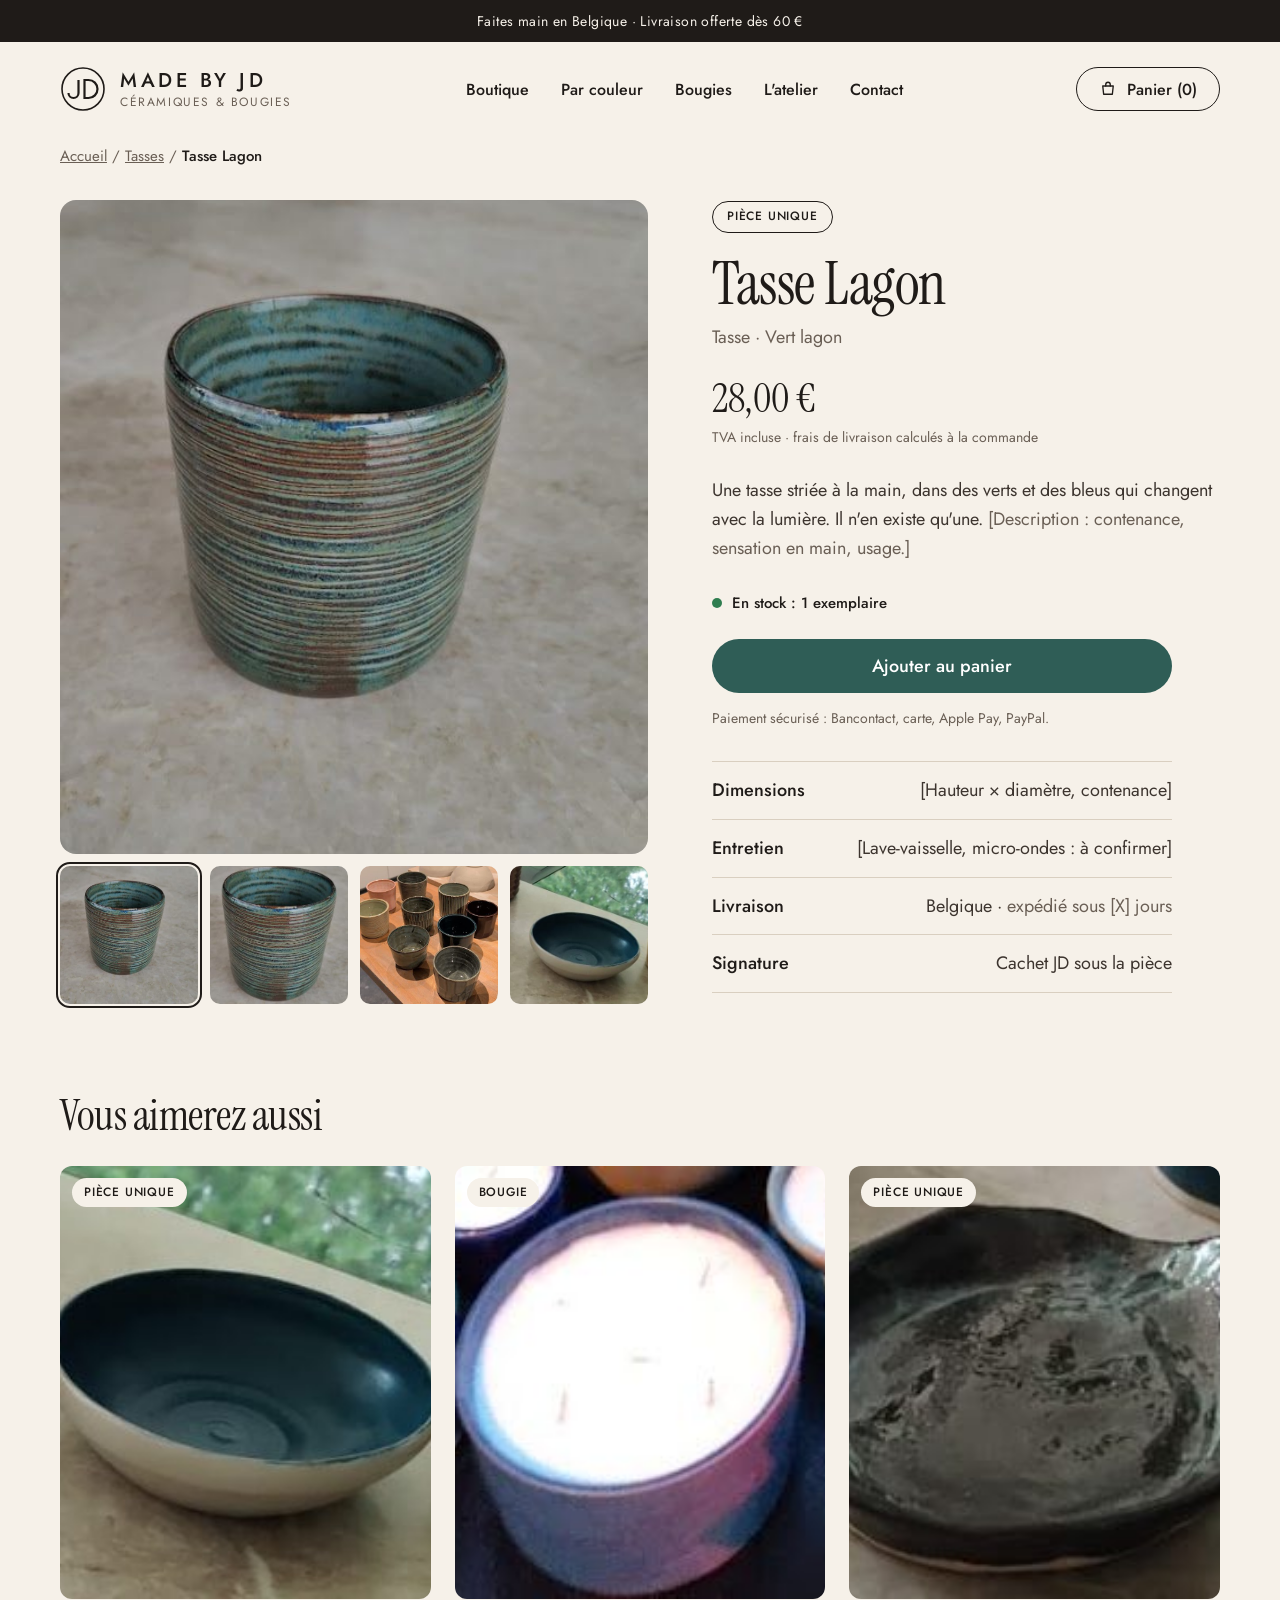
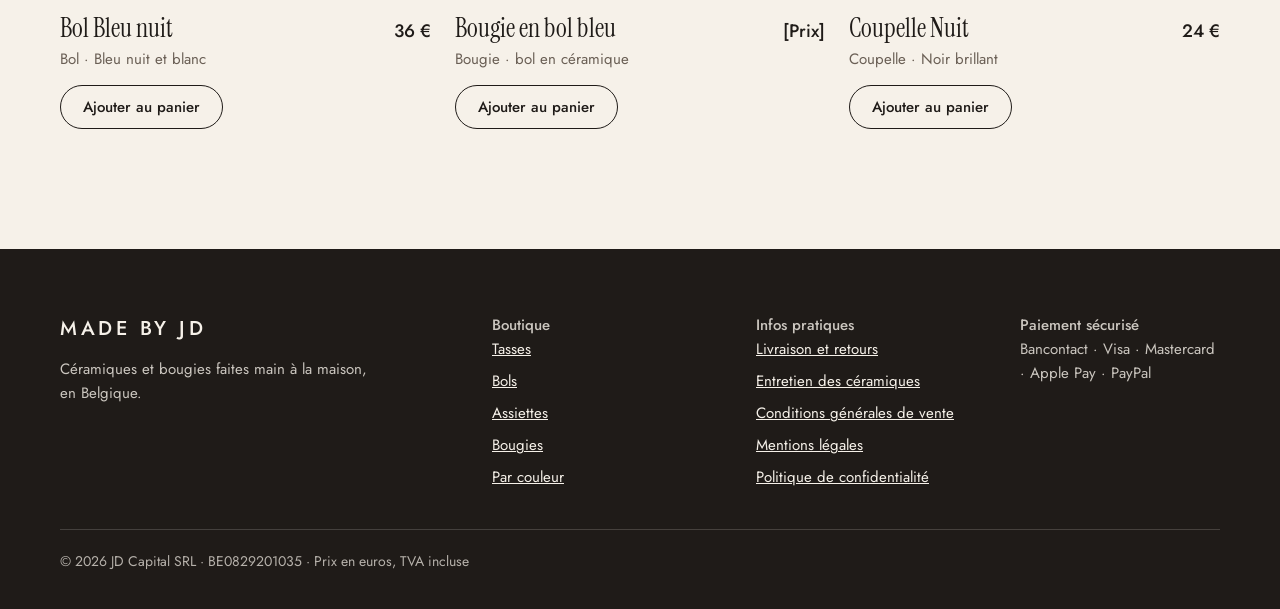
<file: produit.html>
<!doctype html>
<html lang="fr">
<head>
<meta charset="utf-8">
<meta name="viewport" content="width=device-width, initial-scale=1">
<title>Tasse Lagon – Made by JD</title>
<meta name="description" content="Tasse Lagon : tasse en céramique striée à la main, vert et bleu. Pièce unique, faite main en Belgique.">
<meta property="og:title" content="Tasse Lagon – Made by JD">
<meta property="og:description" content="Tasse Lagon : tasse en céramique striée à la main, vert et bleu. Pièce unique, faite main en Belgique.">
<meta property="og:type" content="website">
<meta property="og:locale" content="fr_BE">
<meta name="theme-color" content="#F6F1E9">
<link rel="icon" href="favicon.svg" type="image/svg+xml">
<link rel="preconnect" href="https://fonts.googleapis.com">
<link rel="preconnect" href="https://fonts.gstatic.com" crossorigin>
<link href="https://fonts.googleapis.com/css2?family=Instrument+Serif:ital@0;1&amp;family=Jost:wght@400;500;600&amp;display=swap" rel="stylesheet">
<link rel="stylesheet" href="css/style.css">
<script type="application/ld+json">
{
  "@context": "https://schema.org",
  "@type": "Product",
  "name": "Tasse Lagon",
  "description": "Tasse en céramique striée à la main, vert et bleu. Pièce unique.",
  "image": "img/fiche-1.jpg",
  "brand": { "@type": "Brand", "name": "Made by JD" },
  "offers": {
    "@type": "Offer",
    "priceCurrency": "EUR",
    "price": "28.00",
    "availability": "https://schema.org/InStock",
    "itemCondition": "https://schema.org/NewCondition"
  }
}
</script>
</head>
<body>
<a class="skip" href="#contenu">Aller au contenu</a>
<div class="announce">Faites main en Belgique · Livraison offerte dès 60 €</div>
<div class="wrap">
<header class="site-header">
<a class="brand" href="index.html" aria-label="Made by JD, accueil">
<svg class="brand-mark" width="46" height="46" viewBox="0 0 46 46" aria-hidden="true"><circle cx="23" cy="23" r="21" fill="none" stroke="currentColor" stroke-width="1.6"/><g fill="none" stroke="currentColor" stroke-width="2.2"><path d="M18.5 14V27A5 5 0 0 1 8.5 27"/><path d="M24.5 14H28.5A9 9 0 0 1 28.5 32H24.5Z"/></g></svg>
<span class="brand-text"><span class="brand-name">Made by JD</span><span class="brand-tag">Céramiques &amp; bougies</span></span>
</a>
<nav class="main-nav" aria-label="Navigation principale">
<a href="boutique.html">Boutique</a>
<a href="boutique.html#couleurs">Par couleur</a>
<a href="boutique.html?cat=bougies">Bougies</a>
<a href="index.html#atelier">L'atelier</a>
<a href="index.html#contact">Contact</a>
</nav>
<button class="cart-btn" type="button"><svg width="18" height="18" viewBox="0 0 24 24" fill="none" stroke="currentColor" stroke-width="1.8" stroke-linecap="round" stroke-linejoin="round" aria-hidden="true"><path d="M5 8h14l-1.2 11H6.2z"/><path d="M9 8V6a3 3 0 0 1 6 0v2"/></svg> Panier (0)</button>
</header>
</div>

<main id="contenu">
<div class="wrap">
<nav class="breadcrumb" aria-label="Fil d'Ariane">
<a href="index.html">Accueil</a> / <a href="boutique.html?cat=tasses">Tasses</a> / <span aria-current="page">Tasse Lagon</span>
</nav>

<section class="product">
<div class="gallery">
<img class="gallery-main" id="photo" src="img/fiche-1.jpg" alt="Tasse en céramique striée vert et bleu, posée sur un plan de travail">
<div class="thumbs">
<button class="thumb" type="button" data-src="img/fiche-1.jpg" data-alt="Tasse en céramique striée vert et bleu, posée sur un plan de travail" aria-current="true" aria-label="Voir la photo 1"><img src="img/fiche-1.jpg" alt="" loading="lazy"></button>
<button class="thumb" type="button" data-src="img/p-tasse-lagon.jpg" data-alt="Tasse Lagon vue de près" aria-current="false" aria-label="Voir la photo 2"><img src="img/p-tasse-lagon.jpg" alt="" loading="lazy"></button>
<button class="thumb" type="button" data-src="img/fiche-2.jpg" data-alt="Tasses de l'atelier alignées sur une table" aria-current="false" aria-label="Voir la photo 3"><img src="img/fiche-2.jpg" alt="" loading="lazy"></button>
<button class="thumb" type="button" data-src="img/fiche-3.jpg" data-alt="Tasses et bols émaillés sur un plan de travail" aria-current="false" aria-label="Voir la photo 4"><img src="img/fiche-3.jpg" alt="" loading="lazy"></button>
</div>
</div>

<div class="product-info">
<span class="tag">Pièce unique</span>
<h1 class="h-display h1">Tasse Lagon</h1>
<p class="product-sub">Tasse · Vert lagon</p>
<p class="product-price">28,00 €</p>
<p class="product-tax">TVA incluse · frais de livraison calculés à la commande</p>
<p class="product-desc">Une tasse striée à la main, dans des verts et des bleus qui changent avec la lumière. Il n'en existe qu'une. <span class="note">[Description : contenance, sensation en main, usage.]</span></p>
<div class="stock">En stock : 1 exemplaire</div>
<button class="btn btn-primary btn-block" type="button">Ajouter au panier</button>
<p class="pay-note">Paiement sécurisé : Bancontact, carte, Apple Pay, PayPal.</p>
<dl class="specs">
<div><dt>Dimensions</dt><dd class="note">[Hauteur × diamètre, contenance]</dd></div>
<div><dt>Entretien</dt><dd class="note">[Lave-vaisselle, micro-ondes : à confirmer]</dd></div>
<div><dt>Livraison</dt><dd>Belgique · <span class="note">expédié sous [X] jours</span></dd></div>
<div><dt>Signature</dt><dd>Cachet JD sous la pièce</dd></div>
</dl>
</div>
</section>

<section class="related" aria-labelledby="aussi">
<h2 class="h-display h3" id="aussi">Vous aimerez aussi</h2>
<div class="grid">
<article class="card">
<a class="card-media" href="produit.html"><img src="img/p-bol-bleu.jpg" alt="Bol bleu foncé à l'extérieur blanc" loading="lazy"><span class="badge">Pièce unique</span></a>
<div class="card-row"><a class="card-title" href="produit.html">Bol Bleu nuit</a><span class="price">36 €</span></div>
<p class="card-meta">Bol · Bleu nuit et blanc</p>
<button class="btn btn-outline btn-sm" type="button">Ajouter au panier</button>
</article>
<article class="card">
<a class="card-media" href="produit.html"><img src="img/p-bougie.jpg" alt="Bougie coulée dans un bol en céramique bleu" loading="lazy"><span class="badge">Bougie</span></a>
<div class="card-row"><a class="card-title" href="produit.html">Bougie en bol bleu</a><span class="price">[Prix]</span></div>
<p class="card-meta">Bougie · bol en céramique</p>
<button class="btn btn-outline btn-sm" type="button">Ajouter au panier</button>
</article>
<article class="card">
<a class="card-media" href="produit.html"><img src="img/p-coupelle-noire.jpg" alt="Coupelle noire à l'émail brillant" loading="lazy"><span class="badge">Pièce unique</span></a>
<div class="card-row"><a class="card-title" href="produit.html">Coupelle Nuit</a><span class="price">24 €</span></div>
<p class="card-meta">Coupelle · Noir brillant</p>
<button class="btn btn-outline btn-sm" type="button">Ajouter au panier</button>
</article>
</div>
</section>
</div>
</main>
<footer class="site-footer">
<div class="wrap">
<div class="footer-cols">
<div>
<div class="footer-brand">Made by JD</div>
<p>Céramiques et bougies faites main à la maison, en Belgique.</p>
</div>
<div>
<p class="footer-title">Boutique</p>
<div class="footer-links">
<a href="boutique.html?cat=tasses">Tasses</a>
<a href="boutique.html?cat=bols">Bols</a>
<a href="boutique.html?cat=assiettes">Assiettes</a>
<a href="boutique.html?cat=bougies">Bougies</a>
<a href="boutique.html#couleurs">Par couleur</a>
</div>
</div>
<div>
<p class="footer-title">Infos pratiques</p>
<div class="footer-links">
<a href="infos.html#livraison">Livraison et retours</a>
<a href="infos.html#entretien">Entretien des céramiques</a>
<a href="infos.html#cgv">Conditions générales de vente</a>
<a href="infos.html#mentions">Mentions légales</a>
<a href="infos.html#confidentialite">Politique de confidentialité</a>
</div>
</div>
<div>
<p class="footer-title">Paiement sécurisé</p>
<p>Bancontact · Visa · Mastercard · Apple Pay · PayPal</p>
</div>
</div>
<div class="footer-legal">© 2026 JD Capital SRL · BE0829201035 · Prix en euros, TVA incluse</div>
</div>
</footer>
<script src="js/site.js" defer></script>
<script src="js/produit.js" defer></script>
</body>
</html>
</file>
<file: css/style.css>
/* =========================================================
   Made by JD — feuille de style unique
   Polices : Instrument Serif (titres) + Jost (texte), via Google Fonts
   ========================================================= */

/* ---------- 1. Variables ---------- */
:root {
  --bg: #F6F1E9;
  --ink: #1F1B18;
  --ink-soft: #3D352F;
  --muted: #6A5F55;
  --panel: #ECE4D8;
  --line: #D9CFC0;
  --ring: #CDBFAE;
  --green: #26433E;
  --accent: #2F5D56;
  --ok: #2F7D4F;

  --font-display: 'Instrument Serif', Georgia, 'Times New Roman', serif;
  --font-body: 'Jost', system-ui, -apple-system, 'Segoe UI', sans-serif;

  --max: 1240px;
  --gutter: clamp(20px, 4vw, 40px);
  --radius: 14px;
}

/* ---------- 2. Base ---------- */
*, *::before, *::after { box-sizing: border-box; }
html { scroll-behavior: smooth; }
body {
  margin: 0;
  background: var(--bg);
  color: var(--ink);
  font: 400 18px/1.6 var(--font-body);
  -webkit-font-smoothing: antialiased;
}
img { display: block; max-width: 100%; height: auto; }
a { color: inherit; }
a:hover { color: var(--accent); }
:focus-visible { outline: 2px solid var(--accent); outline-offset: 3px; }
[hidden] { display: none !important; }

.wrap { max-width: var(--max); margin: 0 auto; padding-inline: var(--gutter); }

.skip {
  position: absolute; left: -9999px; top: 8px;
  background: var(--ink); color: #fff; padding: 10px 18px; border-radius: 999px; z-index: 10;
}
.skip:focus { left: 8px; color: #fff; }

.visually-hidden {
  position: absolute; width: 1px; height: 1px; overflow: hidden;
  clip: rect(0 0 0 0); white-space: nowrap;
}

/* ---------- 3. Typographie ---------- */
.h-display {
  margin: 0;
  font-family: var(--font-display);
  font-weight: 400;
  line-height: 1.08;
  letter-spacing: -0.5px;
}
.h1 { font-size: clamp(46px, 7vw, 73px); line-height: 1.04; }
.h2 { font-size: clamp(36px, 4.6vw, 50px); }
.h3 { font-size: clamp(30px, 3.6vw, 43px); }
.eyebrow {
  margin: 0 0 20px;
  font-size: 13px; font-weight: 600; letter-spacing: 2px; text-transform: uppercase;
  color: var(--accent);
}
.lead { font-size: 19px; color: var(--ink-soft); max-width: 480px; }
.muted { color: var(--muted); }
.note { color: var(--muted); } /* texte entre crochets à remplir */

/* ---------- 4. Boutons ---------- */
.btn {
  display: inline-flex; align-items: center; justify-content: center;
  min-height: 52px; padding: 0 32px;
  border: 1.5px solid transparent; border-radius: 999px;
  font: 500 17px var(--font-body);
  text-decoration: none; cursor: pointer;
  transition: background .15s, color .15s, border-color .15s;
}
.btn-primary { background: var(--accent); color: #fff; }
.btn-primary:hover { background: var(--ink); color: #fff; }
.btn-outline { background: transparent; border-color: var(--ink); color: var(--ink); }
.btn-outline:hover { background: var(--ink); color: var(--bg); }
.btn-light { background: var(--bg); color: var(--ink); }
.btn-light:hover { background: #fff; color: var(--ink); }
.btn-sm { min-height: 44px; padding: 0 22px; font-size: 15px; }
.btn-block { width: 100%; max-width: 460px; min-height: 54px; font-size: 18px; }

/* ---------- 5. Annonce + en-tête ---------- */
.announce {
  background: var(--ink); color: var(--bg);
  text-align: center; padding: 10px 16px;
  font-size: 14px; letter-spacing: .4px;
}
.site-header {
  display: flex; flex-wrap: wrap; align-items: center; justify-content: space-between;
  gap: 16px 32px; padding-block: 24px;
}
.brand { display: flex; align-items: center; gap: 14px; text-decoration: none; color: var(--ink); }
.brand:hover { color: var(--ink); }
.brand-mark { flex: none; width: 46px; height: 46px; }
.brand-text { display: flex; flex-direction: column; line-height: 1.1; }
.brand-name {
  font-weight: 500; font-size: 20px; letter-spacing: 3.5px; text-transform: uppercase;
}
.brand-tag {
  margin-top: 4px;
  font-size: 12px; letter-spacing: 1.6px; text-transform: uppercase; color: var(--muted);
}
.main-nav { display: flex; flex-wrap: wrap; gap: 8px 32px; font-weight: 500; font-size: 16px; }
.main-nav a { text-decoration: none; }
.main-nav a[aria-current="page"] { border-bottom: 1.5px solid var(--ink); }
.cart-btn {
  display: inline-flex; align-items: center; gap: 10px;
  min-height: 44px; padding: 0 22px;
  background: transparent; color: var(--ink);
  border: 1.5px solid var(--ink); border-radius: 999px;
  font: 500 16px var(--font-body); cursor: pointer;
}
.cart-btn:hover { background: var(--ink); color: var(--bg); }

@media (max-width: 760px) {
  .main-nav { order: 3; width: 100%; gap: 6px 24px; }
}

/* ---------- 6. Héros ---------- */
.hero {
  display: flex; flex-wrap: wrap; align-items: center;
  gap: 40px 64px; padding-block: 32px 88px;
}
.hero-text { flex: 1 1 min(100%, 400px); min-width: 0; }
.hero-text .h1 { margin-bottom: 24px; }
.hero-text .h1 em { font-style: italic; }
.hero-text .lead { margin: 0 0 36px; }
.hero-actions { display: flex; flex-wrap: wrap; gap: 14px; }
.hero-media { flex: 1.3 1 min(100%, 480px); min-width: 0; }
.hero-media img {
  width: 100%; height: clamp(320px, 46vw, 560px);
  object-fit: cover; border-radius: 20px;
}

/* ---------- 7. Tuiles d'information ---------- */
.infos { padding-block: 8px; }
.infos-grid {
  display: grid; grid-template-columns: repeat(auto-fit, minmax(190px, 1fr)); gap: 14px;
}
.info {
  display: flex; align-items: center; gap: 12px;
  padding: 16px 18px; border-radius: 16px;
  background: var(--panel); line-height: 1.25;
}
.info svg { flex: none; color: var(--accent); }
.info b { display: block; font-weight: 600; font-size: 16px; }
.info span { display: block; margin-top: 2px; font-size: 14px; color: var(--muted); }

/* ---------- 8. Sections ---------- */
.section { padding-block: clamp(56px, 8vw, 96px) 24px; }
.section-head {
  display: flex; flex-wrap: wrap; align-items: baseline; justify-content: space-between;
  gap: 8px 24px; margin-bottom: 36px;
}
.section-head p { margin: 8px 0 0; color: var(--muted); }
.section-head .link-all { font-weight: 500; }

/* Catégories */
.cats { display: grid; grid-template-columns: repeat(auto-fit, minmax(min(100%, 250px), 1fr)); gap: 20px; }
.cat { display: block; text-decoration: none; color: var(--ink); }
.cat img { width: 100%; aspect-ratio: 5 / 6; object-fit: cover; border-radius: var(--radius); }
.cat-label {
  display: flex; align-items: center; justify-content: space-between; margin-top: 14px;
  font-family: var(--font-display); font-size: 30px; line-height: 1.2;
}

/* Pastilles de couleur */
.swatches { display: flex; flex-wrap: wrap; gap: 28px 30px; }
.swatch {
  display: flex; flex-direction: column; align-items: center; gap: 12px;
  width: 104px; padding: 0;
  background: none; border: 0; font: inherit; color: var(--ink);
  text-decoration: none; cursor: pointer;
}
.swatch:hover { color: var(--ink); }
.swatch .dot {
  display: block; width: 84px; height: 84px; border-radius: 50%;
  background: var(--c); border: 1.5px solid var(--ring);
}
.swatch .name { font-weight: 500; font-size: 15px; line-height: 1.25; text-align: center; }
.swatch[aria-pressed="true"] .dot { outline: 2px solid var(--ink); outline-offset: 3px; }

/* ---------- 9. Cartes produit ---------- */
.grid { display: grid; grid-template-columns: repeat(auto-fit, minmax(min(100%, 260px), 1fr)); gap: 40px 24px; }
.card { display: flex; flex-direction: column; }
.card-media { position: relative; display: block; text-decoration: none; }
.card-media img { width: 100%; aspect-ratio: 6 / 7; object-fit: cover; border-radius: 12px; }
.badge {
  position: absolute; top: 12px; left: 12px;
  background: var(--bg); color: var(--ink);
  padding: 5px 12px; border-radius: 999px;
  font-weight: 500; font-size: 12px; letter-spacing: .8px; text-transform: uppercase;
}
.card-row { display: flex; justify-content: space-between; align-items: baseline; gap: 12px; margin-top: 14px; }
.card-title { font-family: var(--font-display); font-size: 26px; line-height: 1.2; text-decoration: none; }
.price { font-weight: 500; white-space: nowrap; }
.card-meta { margin: 2px 0 14px; color: var(--muted); font-size: 15px; }
.card .btn { align-self: flex-start; }

/* ---------- 10. Bougies ---------- */
.band-candles { margin-top: clamp(64px, 8vw, 104px); background: var(--panel); }
.split {
  display: flex; flex-wrap: wrap; align-items: center;
  gap: 40px 72px; padding-block: clamp(56px, 7vw, 88px);
}
.split-media { flex: 1 1 min(100%, 420px); min-width: 0; }
.split-media img { width: 100%; height: clamp(300px, 40vw, 480px); object-fit: cover; border-radius: 20px; }
.split-text { flex: 1 1 min(100%, 400px); min-width: 0; }
.split-text .h2 { margin-bottom: 20px; line-height: 1.08; }
.split-text p { max-width: 480px; }
.split-text .btn { margin-top: 16px; }

/* ---------- 11. L'atelier ---------- */
.band-atelier { background: var(--green); color: var(--bg); }
.band-atelier .split { padding-block: clamp(64px, 8vw, 96px); gap: 40px 72px; }
.stamp { flex: 0 1 280px; display: flex; justify-content: center; }
.stamp svg { width: min(240px, 60vw); height: auto; }
.band-atelier .split-text { flex-basis: min(100%, 440px); }
.band-atelier p { max-width: 560px; }
.band-atelier .lead { color: var(--bg); font-size: 19px; max-width: 560px; }
.band-atelier .note { color: var(--bg); opacity: .85; }
.band-atelier a:hover { color: var(--ink); }

/* ---------- 12. Newsletter ---------- */
.newsletter {
  display: flex; flex-wrap: wrap; align-items: center; gap: 28px 64px;
  padding-block: 56px; border-block: 1px solid var(--line);
}
.newsletter-text { flex: 1 1 min(100%, 380px); min-width: 0; }
.newsletter-text .h3 { margin-bottom: 12px; }
.newsletter-text p { margin: 0; color: var(--muted); }
.newsletter form { flex: 1 1 min(100%, 380px); min-width: 0; display: flex; flex-wrap: wrap; gap: 12px; }
.newsletter label { width: 100%; font-weight: 500; font-size: 15px; }
.newsletter input[type="email"] {
  flex: 1 1 240px; min-height: 52px; padding: 0 22px;
  border: 1.5px solid var(--ink); border-radius: 999px;
  background: #fff; color: var(--ink); font: 400 17px var(--font-body);
}
.form-msg { width: 100%; margin: 0; font-size: 15px; color: var(--muted); }

/* ---------- 13. Pied de page ---------- */
.site-footer { margin-top: clamp(64px, 8vw, 96px); background: var(--ink); color: var(--bg); }
.site-footer a { color: var(--bg); }
.site-footer a:hover { color: #fff; text-decoration: underline; }
.footer-cols { display: flex; flex-wrap: wrap; gap: 40px 64px; padding-block: 64px 40px; }
.footer-cols > div { flex: 0 1 200px; }
.footer-cols > div:first-child { flex: 1 1 280px; }
.footer-brand { margin-bottom: 12px; font-weight: 500; font-size: 20px; letter-spacing: 3.5px; text-transform: uppercase; }
.footer-cols p { margin: 0; max-width: 320px; opacity: .8; font-size: 15px; }
.footer-title { margin: 0 0 12px; font-weight: 500; }
.footer-links { display: flex; flex-direction: column; gap: 8px; font-size: 15px; }
.footer-legal {
  padding: 20px 0 36px; border-top: 1px solid rgba(246, 241, 233, .25);
  font-size: 14px; opacity: .7;
}

/* ---------- 14. Page boutique (filtres) ---------- */
.page-head { padding-block: 24px 8px; }
.page-head p { margin: 12px 0 0; color: var(--muted); max-width: 560px; }
.filters { padding-block: 32px 8px; display: grid; gap: 28px; }
.filter-label { margin: 0 0 12px; font-weight: 600; font-size: 14px; letter-spacing: 1.4px; text-transform: uppercase; color: var(--muted); }
.filter-row { display: flex; flex-wrap: wrap; gap: 10px; }
.pill {
  min-height: 44px; padding: 0 22px;
  border: 1.5px solid var(--ink); border-radius: 999px;
  background: transparent; color: var(--ink);
  font: 500 16px var(--font-body); cursor: pointer;
}
.pill:hover { background: var(--panel); }
.pill[aria-pressed="true"] { background: var(--ink); color: var(--bg); }
.filters .swatches { gap: 18px 16px; }
.filters .swatch { width: 84px; gap: 8px; }
.filters .swatch .dot { width: 52px; height: 52px; }
.filters .swatch .name { font-size: 14px; }
.results { display: flex; align-items: baseline; justify-content: space-between; gap: 16px; padding-block: 32px 24px; }
.results p { margin: 0; color: var(--muted); }
.empty { padding: 32px 0; color: var(--muted); }
.link-reset { background: none; border: 0; padding: 0; font: inherit; text-decoration: underline; cursor: pointer; color: var(--ink); }

/* ---------- 15. Fiche produit ---------- */
.breadcrumb { padding-top: 8px; font-size: 15px; color: var(--muted); }
.breadcrumb a { color: var(--muted); }
.breadcrumb [aria-current] { color: var(--ink); font-weight: 500; }
.product { display: flex; flex-wrap: wrap; gap: 40px 64px; padding-block: 32px 88px; }
.gallery { flex: 1 1 min(100%, 480px); min-width: 0; }
.gallery-main { width: 100%; aspect-ratio: 9 / 10; object-fit: cover; border-radius: 16px; }
.thumbs { display: grid; grid-template-columns: repeat(4, minmax(0, 1fr)); gap: 12px; margin-top: 12px; }
.thumb { padding: 0; border: 0; background: none; cursor: pointer; border-radius: 10px; }
.thumb img { width: 100%; aspect-ratio: 1; object-fit: cover; border-radius: 10px; }
.thumb[aria-current="true"] { outline: 2px solid var(--ink); outline-offset: 2px; }
.product-info { flex: 1 1 min(100%, 400px); min-width: 0; }
.tag {
  display: inline-block; margin-bottom: 20px; padding: 5px 14px;
  border: 1.5px solid var(--ink); border-radius: 999px;
  font-weight: 500; font-size: 12px; letter-spacing: .8px; text-transform: uppercase;
}
.product-info .h1 { font-size: clamp(42px, 6vw, 60px); margin-bottom: 8px; }
.product-sub { margin: 0 0 24px; font-size: 18px; color: var(--muted); }
.product-price { margin: 0 0 6px; font-family: var(--font-display); font-size: 40px; line-height: 1.1; }
.product-tax { margin: 0 0 28px; font-size: 14px; color: var(--muted); }
.product-desc { margin: 0 0 28px; max-width: 500px; color: var(--ink-soft); }
.stock { display: flex; align-items: center; gap: 10px; margin-bottom: 24px; font-weight: 500; font-size: 15px; }
.stock::before { content: ""; width: 10px; height: 10px; border-radius: 50%; background: var(--ok); }
.pay-note { margin: 14px 0 32px; font-size: 14px; color: var(--muted); }
.specs { max-width: 460px; margin: 0; border-top: 1px solid var(--line); }
.specs > div { display: flex; justify-content: space-between; gap: 16px; padding: 14px 0; border-bottom: 1px solid var(--line); }
.specs dt { font-weight: 500; }
.specs dd { margin: 0; text-align: right; color: var(--ink-soft); }
.related { padding-bottom: 24px; }
.related .h3 { margin-bottom: 28px; }
.related .grid { grid-template-columns: repeat(auto-fit, minmax(min(100%, 260px), 1fr)); gap: 32px 24px; }

/* ---------- 16. Pages d'informations ---------- */
.doc { max-width: 760px; padding-block: 24px 40px; }
.doc section { padding-block: 32px; border-top: 1px solid var(--line); scroll-margin-top: 24px; }
.doc h2 { margin-bottom: 16px; }
.doc p { margin: 0 0 14px; }

/* ---------- 17. Mouvement réduit ---------- */
@media (prefers-reduced-motion: reduce) {
  html { scroll-behavior: auto; }
  .btn, .cart-btn { transition: none; }
}
</file>
